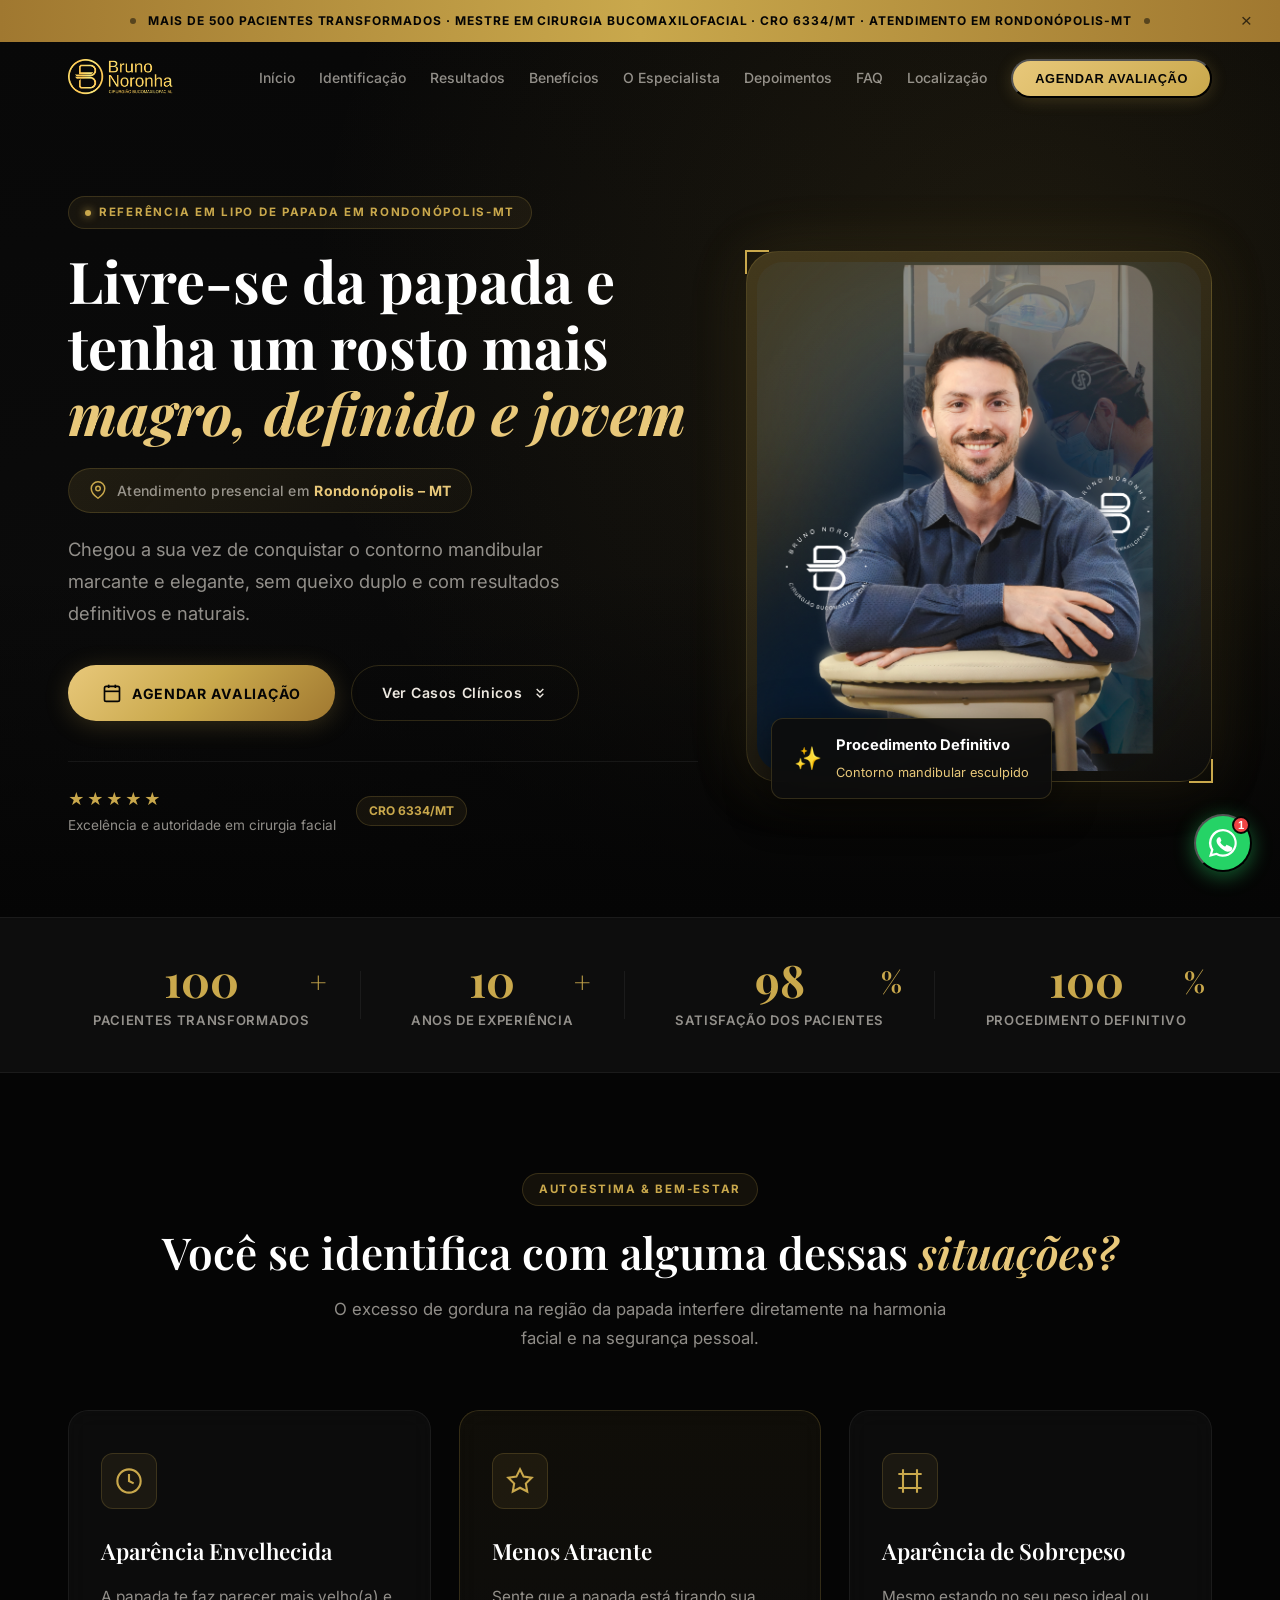
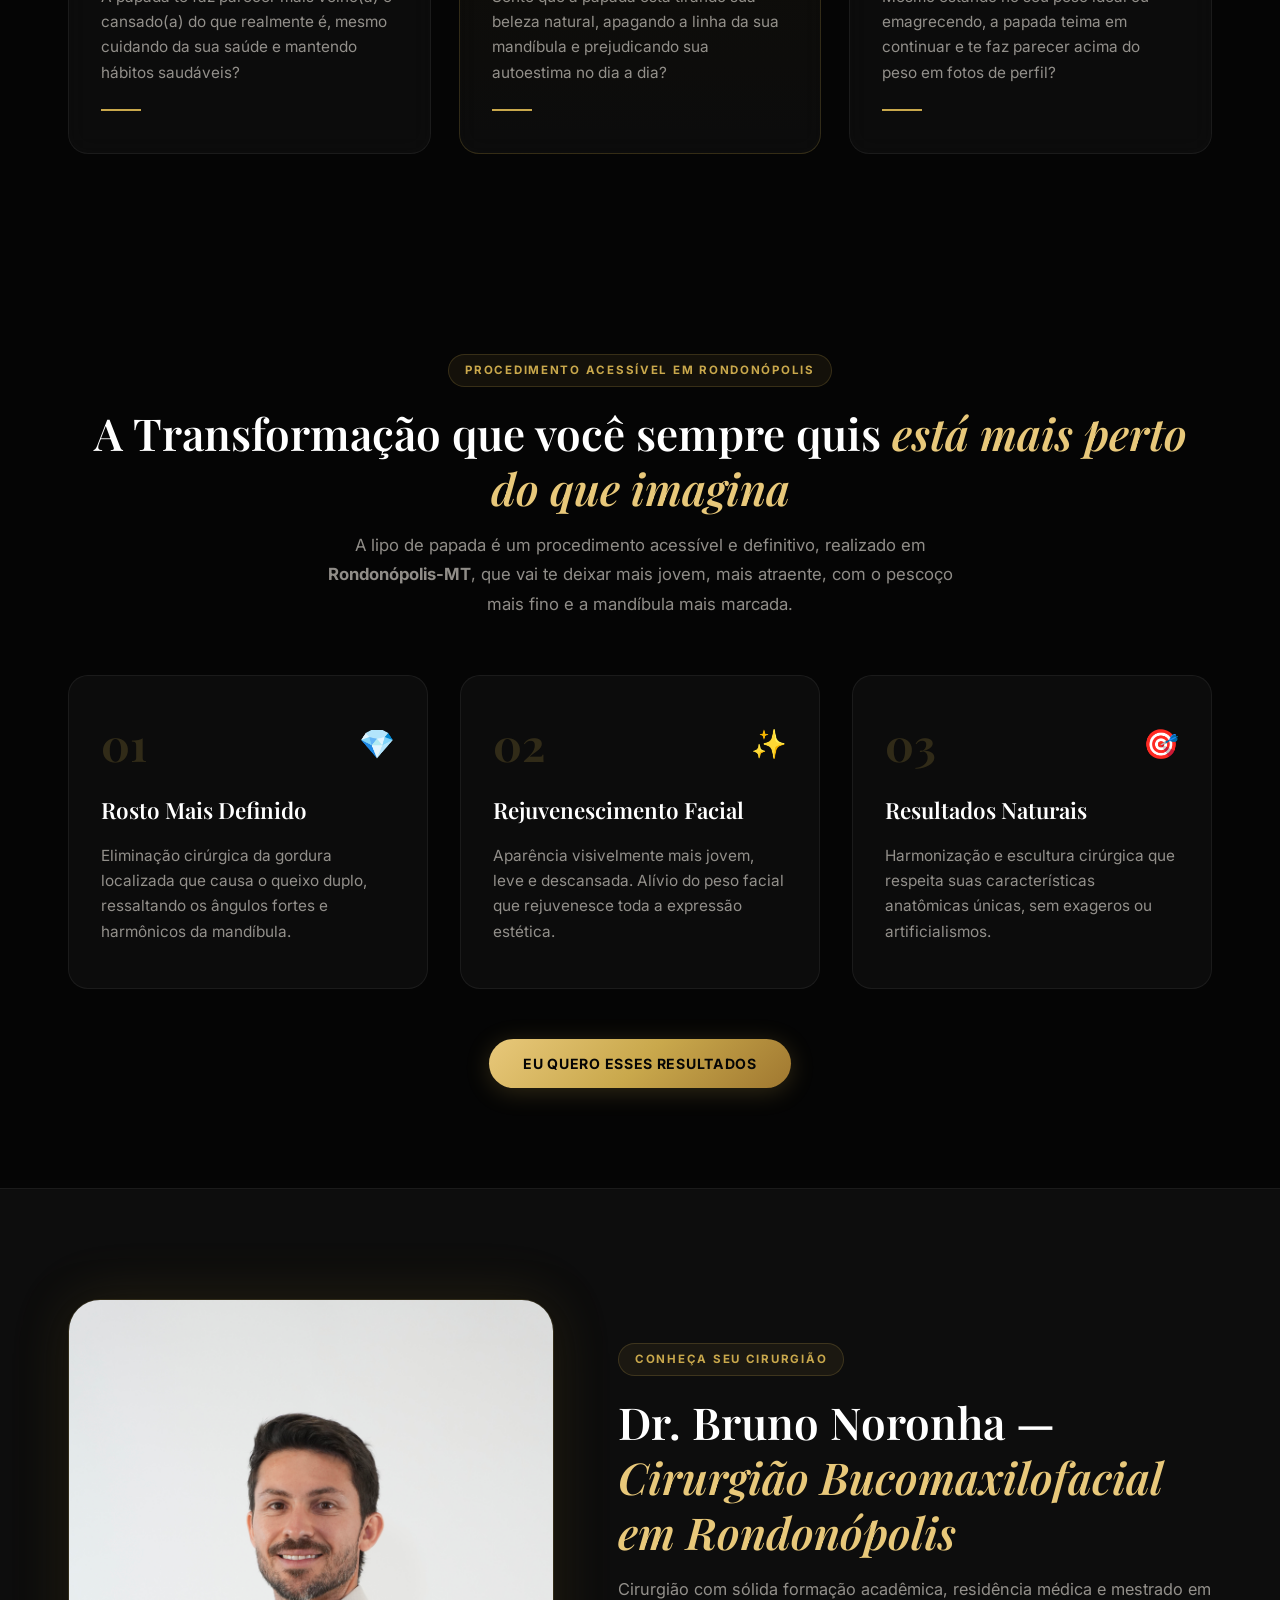
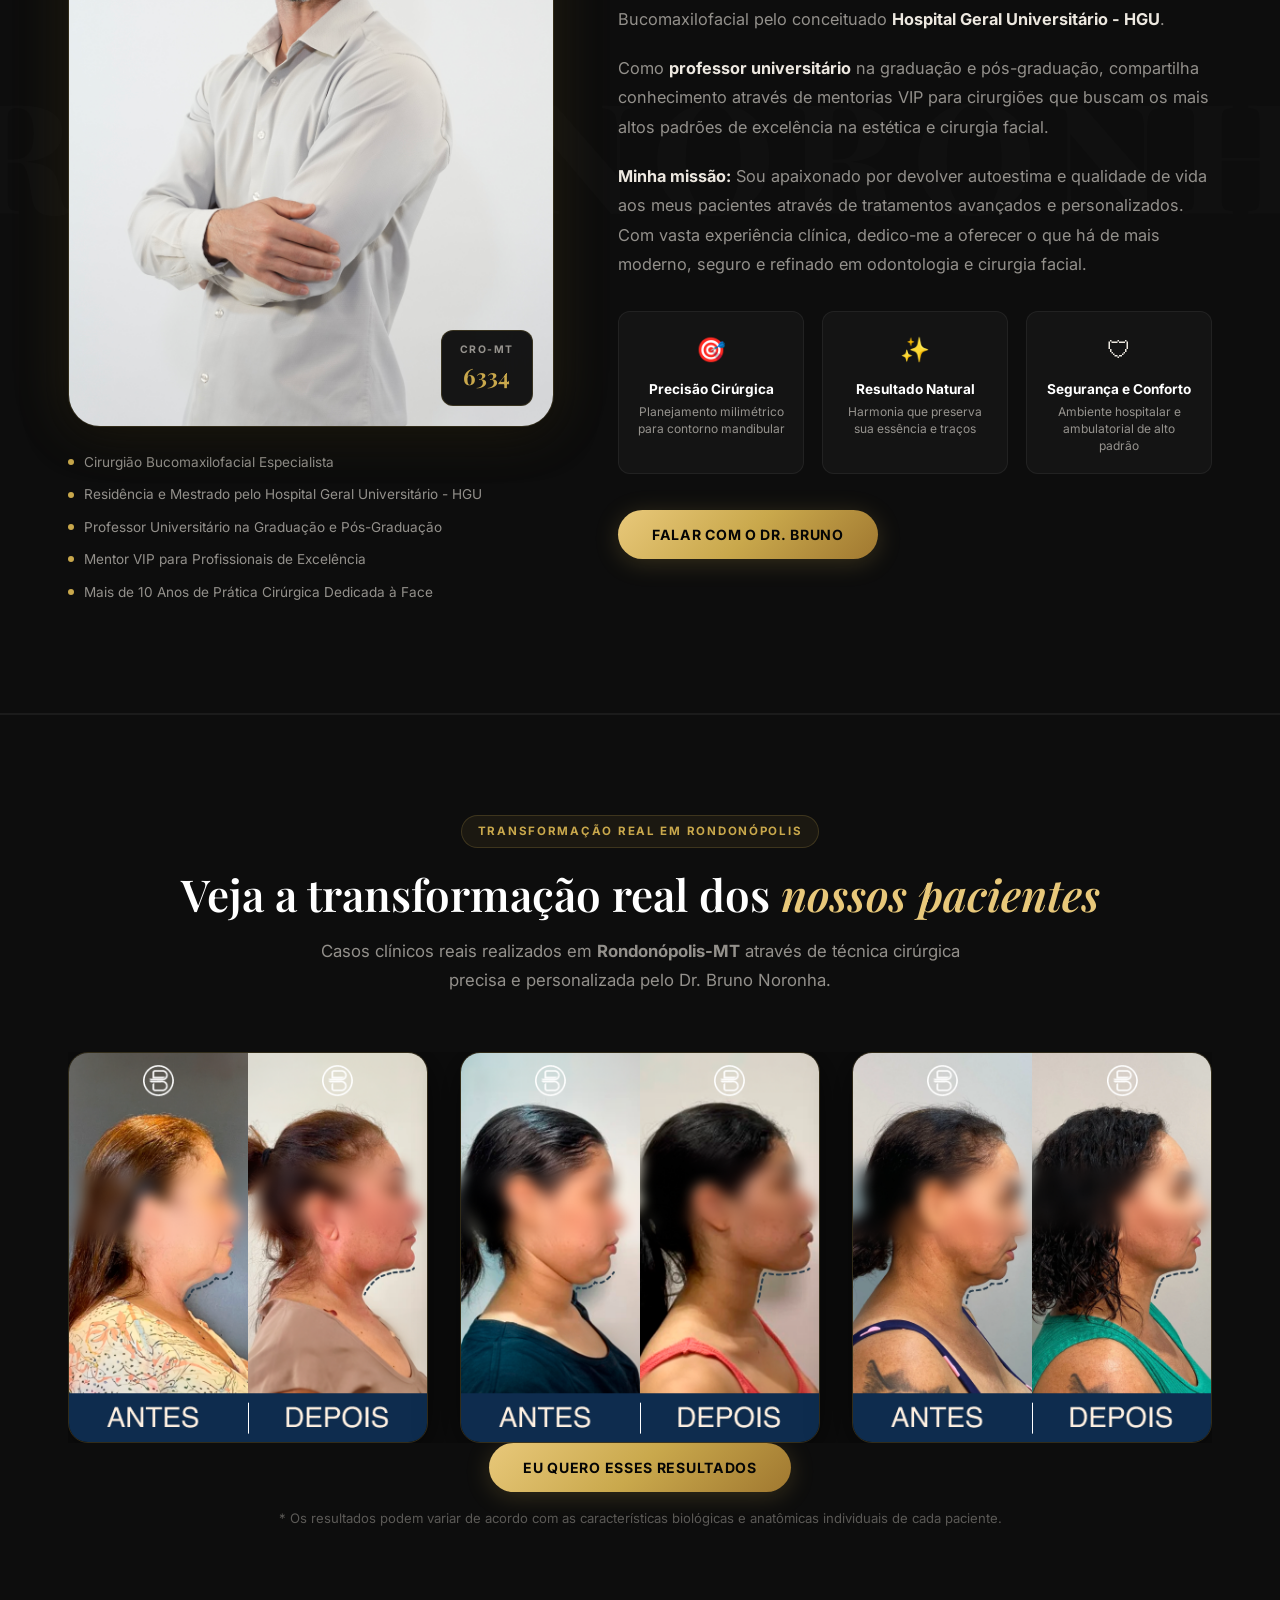
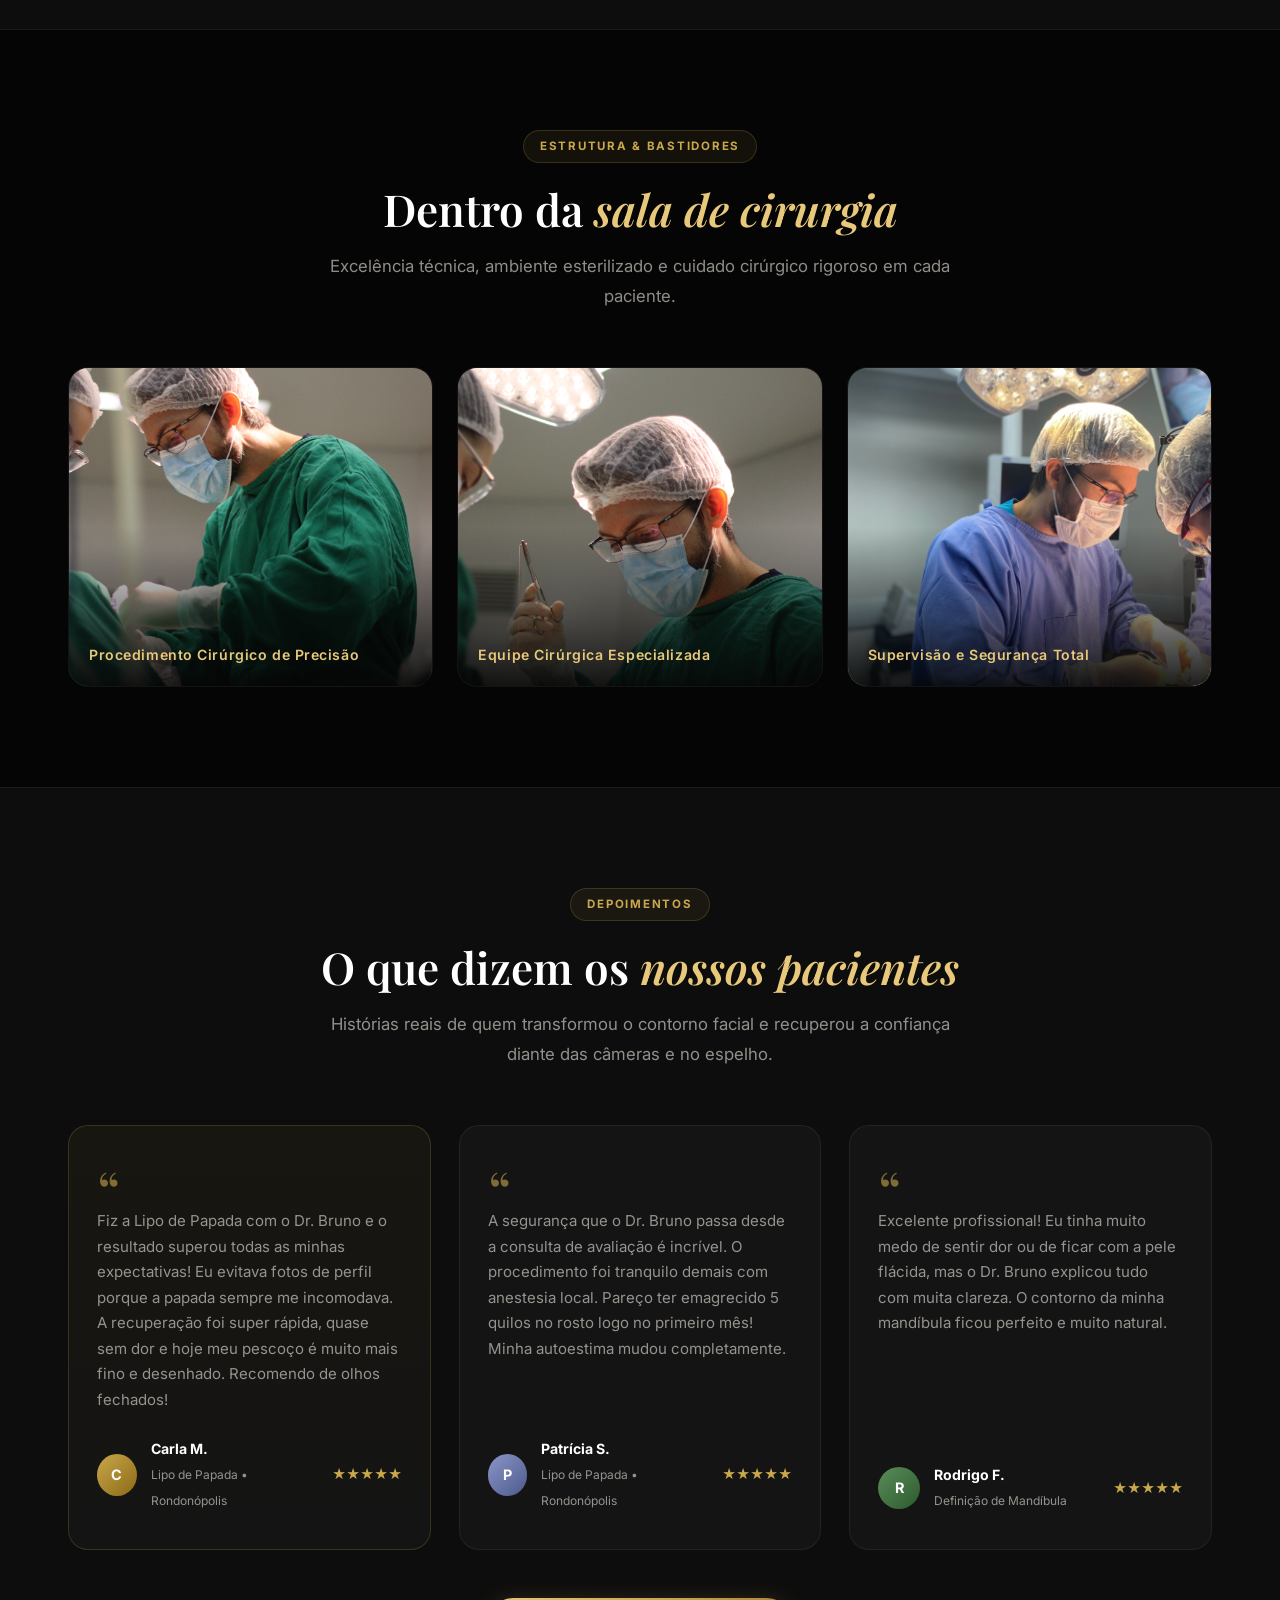
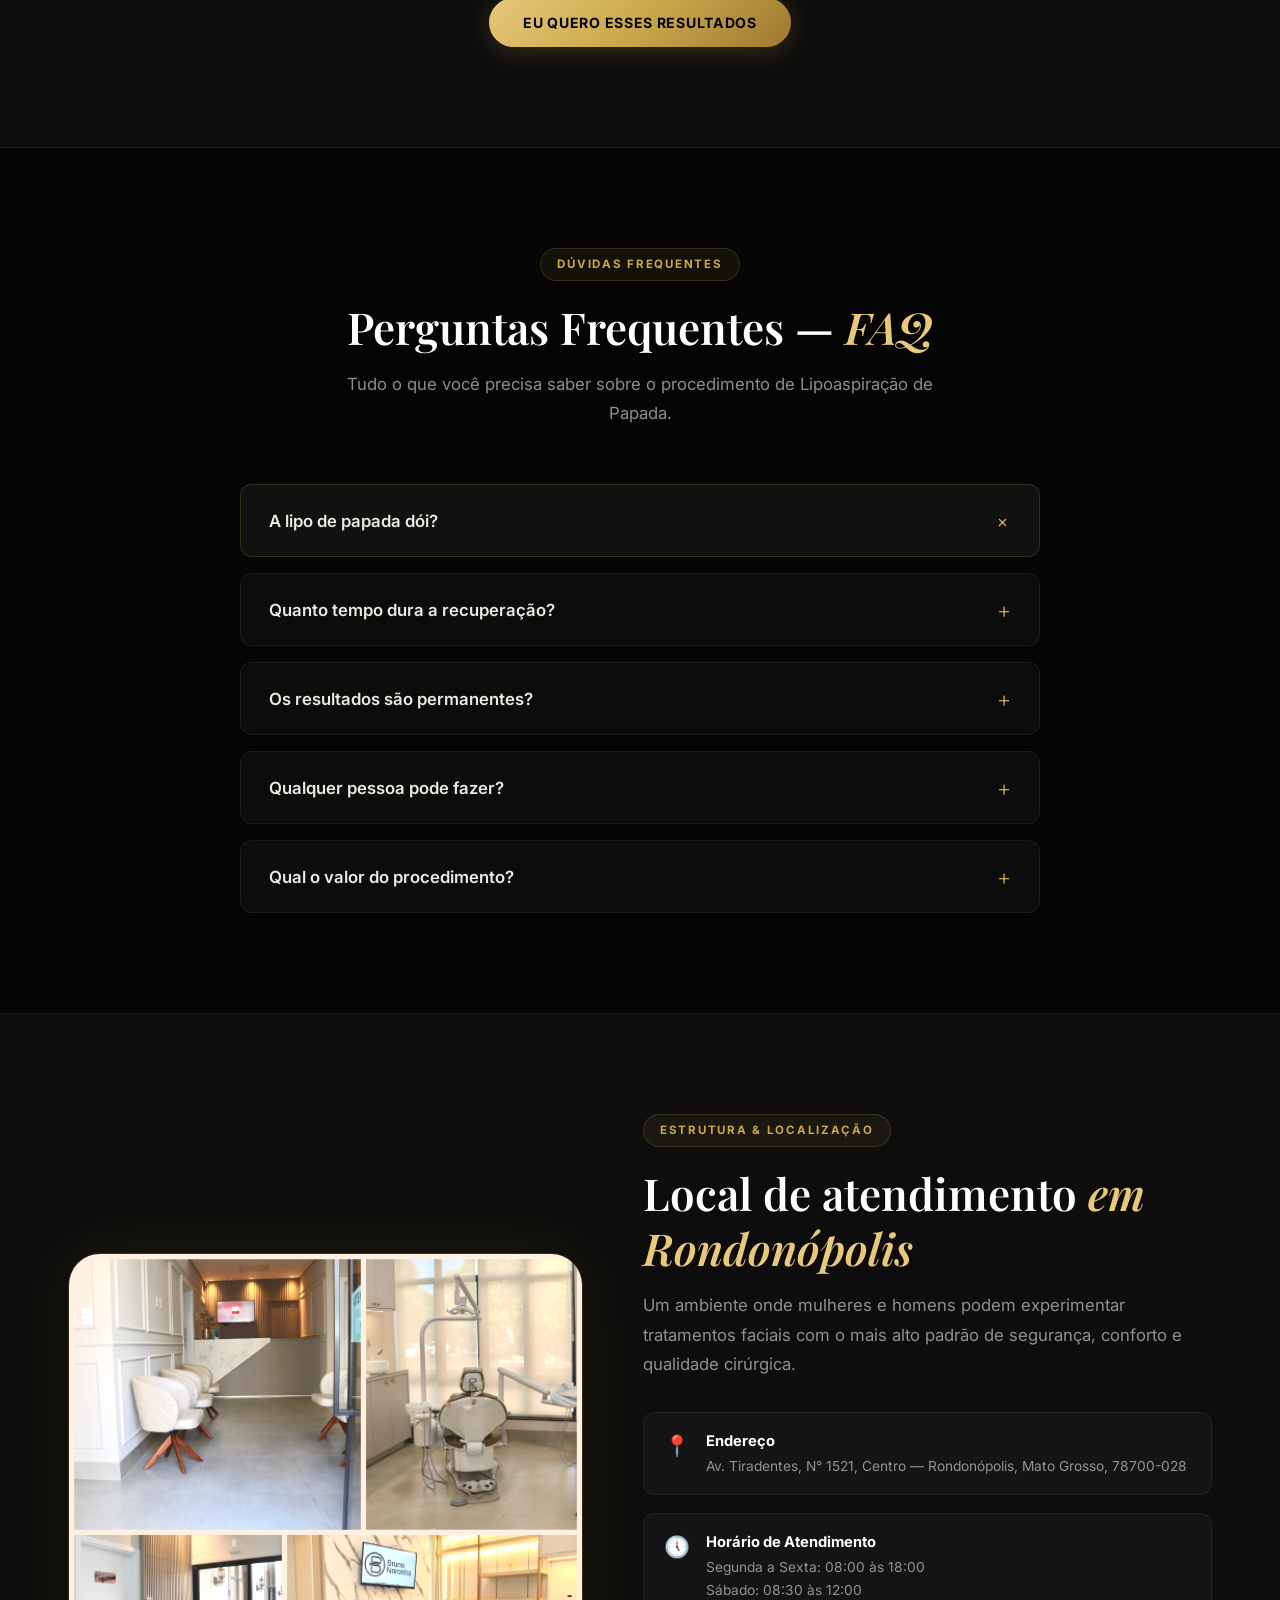
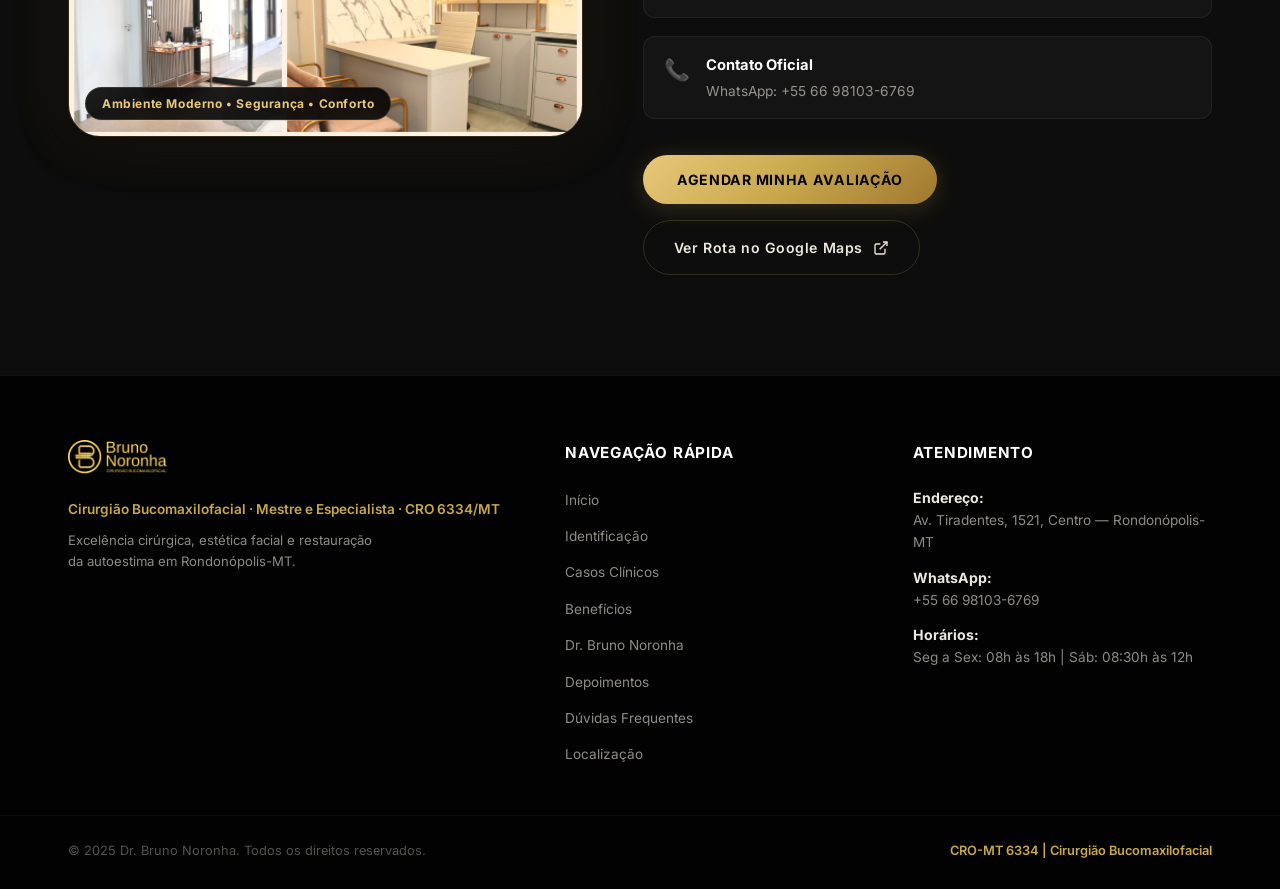
<file: index.html>
<!DOCTYPE html>
<html lang="pt-BR">
<head>
  <meta charset="UTF-8">
  <meta name="viewport" content="width=device-width, initial-scale=1.0">
  <title>Lipo de Papada em Rondonópolis | Dr. Bruno Noronha - Cirurgião Bucomaxilofacial</title>
  <meta name="description" content="Livre-se da papada e tenha um rosto mais magro, definido e jovem. Mais de 100 pacientes transformados com o Dr. Bruno Noronha em Rondonópolis - MT.">
  
  <!-- Open Graph -->
  <meta property="og:type" content="website">
  <meta property="og:title" content="Lipo de Papada em Rondonópolis | Dr. Bruno Noronha">
  <meta property="og:description" content="Livre-se da papada e conquiste o contorno mandibular dos sonhos com Dr. Bruno Noronha.">
  <meta property="og:image" content="images/primeiradobraof.png">

  <!-- Google Fonts -->
  <link rel="preconnect" href="https://fonts.googleapis.com">
  <link rel="preconnect" href="https://fonts.gstatic.com" crossorigin>
  <link href="https://fonts.googleapis.com/css2?family=Playfair+Display:ital,wght@0,400;0,500;0,600;0,700;1,400;1,500&family=Inter:wght@300;400;500;600;700;800&display=swap" rel="stylesheet">
  
  <link rel="stylesheet" href="style.css">

  <!-- Google Tag Manager -->
  <script>(function(w,d,s,l,i){w[l]=w[l]||[];w[l].push({'gtm.start':
  new Date().getTime(),event:'gtm.js'});var f=d.getElementsByTagName(s)[0],
  j=d.createElement(s),dl=l!='dataLayer'?'&l='+l:'';j.async=true;j.src=
  'https://www.googletagmanager.com/gtm.js?id='+i+dl;f.parentNode.insertBefore(j,f);
  })(window,document,'script','dataLayer','GTM-W9CQPWZJ');</script>
  <!-- End Google Tag Manager -->
</head>
<body>
  <!-- Google Tag Manager (noscript) -->
  <noscript><iframe src="https://www.googletagmanager.com/ns.html?id=GTM-W9CQPWZJ"
  height="0" width="0" style="display:none;visibility:hidden"></iframe></noscript>
  <!-- End Google Tag Manager (noscript) -->

  <!-- Top Announcement Bar -->
  <div id="announce-bar" class="announce-bar">
    <div class="announce-inner">
      <span class="announce-dot"></span>
      <span>Mais de 500 pacientes transformados &middot; Mestre em Cirurgia Bucomaxilofacial &middot; CRO 6334/MT &middot; Atendimento em Rondonópolis-MT</span>
      <span class="announce-dot"></span>
    </div>
    <button id="announce-close" class="announce-close" aria-label="Fechar">&times;</button>
  </div>

  <!-- Header Navigation -->
  <header id="header" class="header">
    <div class="header-inner">
      <a href="#inicio" class="logo">
        <img src="images/logobruno.png" alt="Dr. Bruno Noronha" class="logo-img">
      </a>
      <nav id="nav-links" class="nav-links" role="navigation" aria-label="Menu principal">
        <a href="#inicio" class="nav-link">Início</a>
        <a href="#situacoes" class="nav-link">Identificação</a>
        <a href="#resultados" class="nav-link">Resultados</a>
        <a href="#beneficios" class="nav-link">Benefícios</a>
        <a href="#sobre" class="nav-link">O Especialista</a>
        <a href="#depoimentos" class="nav-link">Depoimentos</a>
        <a href="#faq" class="nav-link">FAQ</a>
        <a href="#localizacao" class="nav-link">Localização</a>
        <button type="button" class="nav-cta open-lead-modal" id="nav-modal-btn">
          Agendar Avaliação
        </button>
      </nav>
      <button id="hamburger" class="hamburger" aria-label="Abrir menu" aria-expanded="false">
        <span></span><span></span><span></span>
      </button>
    </div>
  </header>

  <!-- HERO SECTION -->
  <section id="inicio" class="hero-section">
    <div class="hero-bg-overlay"></div>
    <div class="container hero-container">
      <div class="hero-content">
        <div class="section-eyebrow">
          <span class="eyebrow-dot"></span>
          <span>Referência em Lipo de Papada em Rondonópolis-MT</span>
        </div>
        
        <h1 class="hero-title">
          Livre-se da papada e tenha um rosto mais <em>magro, definido e jovem</em>
        </h1>
        <div class="hero-location-badge">
          <svg viewBox="0 0 24 24" width="18" height="18" fill="none" stroke="currentColor" stroke-width="2"><path d="M21 10c0 7-9 13-9 13s-9-6-9-13a9 9 0 0 1 18 0z"></path><circle cx="12" cy="10" r="3"></circle></svg>
          <span>Atendimento presencial em <strong>Rondonópolis – MT</strong></span>
        </div>
        
        <p class="hero-text">
          Chegou a sua vez de conquistar o contorno mandibular marcante e elegante, sem queixo duplo e com resultados definitivos e naturais.
        </p>

        <div class="hero-actions">
          <button type="button" class="btn-primary open-lead-modal" id="cta-hero">
            <svg viewBox="0 0 24 24" width="20" height="20" fill="none" stroke="currentColor" stroke-width="2"><path d="M19 4H5a2 2 0 0 0-2 2v14a2 2 0 0 0 2 2h14a2 2 0 0 0 2-2V6a2 2 0 0 0-2-2z"></path><line x1="16" y1="2" x2="16" y2="6"></line><line x1="8" y1="2" x2="8" y2="6"></line><line x1="3" y1="10" x2="21" y2="10"></line></svg>
            <span>AGENDAR AVALIAÇÃO</span>
          </button>
          <a href="#resultados" class="btn-ghost">
            <span>Ver Casos Clínicos</span>
            <svg viewBox="0 0 24 24" width="16" height="16" fill="none" stroke="currentColor" stroke-width="2"><path d="M7 13l5 5 5-5M7 6l5 5 5-5"/></svg>
          </a>
        </div>

        <div class="hero-proof-strip">
          <div class="hero-rating">
            <span class="stars">&#9733;&#9733;&#9733;&#9733;&#9733;</span>
            <span class="rating-text">Excelência e autoridade em cirurgia facial</span>
          </div>
          <div class="hero-cro-tag">CRO 6334/MT</div>
        </div>
      </div>

      <div class="hero-media">
        <div class="hero-image-wrapper">
          <div class="hero-corner tl"></div>
          <div class="hero-corner br"></div>
          <img src="images/primeiradobraof.png" alt="Lipo de Papada - Dr. Bruno Noronha" class="hero-img">
          <div class="hero-float-badge">
            <div class="badge-icon">&#10024;</div>
            <div class="badge-text">
              <strong>Procedimento Definitivo</strong>
              <span>Contorno mandibular esculpido</span>
            </div>
          </div>
        </div>
      </div>
    </div>
  </section>

  <!-- TRUST BAR / NÚMEROS -->
  <section class="trust-bar">
    <div class="container">
      <div class="trust-items">
        <div class="trust-item">
          <div class="trust-number" data-target="100">0</div>
          <div class="trust-suffix">+</div>
          <div class="trust-label">Pacientes Transformados</div>
        </div>
        <div class="trust-divider"></div>
        <div class="trust-item">
          <div class="trust-number" data-target="10">0</div>
          <div class="trust-suffix">+</div>
          <div class="trust-label">Anos de Experiência</div>
        </div>
        <div class="trust-divider"></div>
        <div class="trust-item">
          <div class="trust-number" data-target="98">0</div>
          <div class="trust-suffix">%</div>
          <div class="trust-label">Satisfação dos Pacientes</div>
        </div>
        <div class="trust-divider"></div>
        <div class="trust-item">
          <div class="trust-number" data-target="100">0</div>
          <div class="trust-suffix">%</div>
          <div class="trust-label">Procedimento Definitivo</div>
        </div>
      </div>
    </div>
  </section>

  <!-- SITUAÇÕES / IDENTIFICAÇÃO -->
  <section id="situacoes" class="situations-section">
    <div class="container">
      <div class="section-header">
        <div class="section-eyebrow">Autoestima & Bem-Estar</div>
        <h2 class="section-title">Você se identifica com alguma dessas <em>situações?</em></h2>
        <p class="section-sub">O excesso de gordura na região da papada interfere diretamente na harmonia facial e na segurança pessoal.</p>
      </div>

      <div class="situations-grid">
        <!-- Card 1 -->
        <div class="situation-card fade-in">
          <div class="situation-icon-wrap">
            <svg viewBox="0 0 24 24" width="28" height="28" fill="none" stroke="currentColor" stroke-width="1.8"><circle cx="12" cy="12" r="10"></circle><polyline points="12 6 12 12 16 14"></polyline></svg>
          </div>
          <h3 class="situation-title">Aparência Envelhecida</h3>
          <p class="situation-desc">
            A papada te faz parecer mais velho(a) e cansado(a) do que realmente é, mesmo cuidando da sua saúde e mantendo hábitos saudáveis?
          </p>
          <div class="card-gold-line"></div>
        </div>

        <!-- Card 2 (Featured) -->
        <div class="situation-card situation-featured fade-in">
          <div class="situation-icon-wrap">
            <svg viewBox="0 0 24 24" width="28" height="28" fill="none" stroke="currentColor" stroke-width="1.8"><polygon points="12 2 15.09 8.26 22 9.27 17 14.14 18.18 21.02 12 17.77 5.82 21.02 7 14.14 2 9.27 8.91 8.26 12 2"></polygon></svg>
          </div>
          <h3 class="situation-title">Menos Atraente</h3>
          <p class="situation-desc">
            Sente que a papada está tirando sua beleza natural, apagando a linha da sua mandíbula e prejudicando sua autoestima no dia a dia?
          </p>
          <div class="card-gold-line"></div>
        </div>

        <!-- Card 3 -->
        <div class="situation-card fade-in">
          <div class="situation-icon-wrap">
            <svg viewBox="0 0 24 24" width="28" height="28" fill="none" stroke="currentColor" stroke-width="1.8"><path d="M6 2v20M18 2v20M2 18h20M2 6h20"></path></svg>
          </div>
          <h3 class="situation-title">Aparência de Sobrepeso</h3>
          <p class="situation-desc">
            Mesmo estando no seu peso ideal ou emagrecendo, a papada teima em continuar e te faz parecer acima do peso em fotos de perfil?
          </p>
          <div class="card-gold-line"></div>
        </div>
      </div>
    </div>
  </section>

  <!-- BENEFÍCIOS / PILARES DA TRANSFORMAÇÃO -->
  <section id="beneficios" class="benefits-section">
    <div class="container">
      <div class="section-header">
        <div class="section-eyebrow">Procedimento Acessível em Rondonópolis</div>
        <h2 class="section-title">A Transformação que você sempre quis <em>está mais perto do que imagina</em></h2>
        <p class="section-sub">A lipo de papada é um procedimento acessível e definitivo, realizado em <strong>Rondonópolis-MT</strong>, que vai te deixar mais jovem, mais atraente, com o pescoço mais fino e a mandíbula mais marcada.</p>
      </div>

      <div class="benefits-grid">
        <!-- Pillar 1 -->
        <div class="benefit-card fade-in">
          <div class="benefit-header">
            <span class="benefit-number">01</span>
            <div class="benefit-icon">&#128142;</div>
          </div>
          <h3 class="benefit-title">Rosto Mais Definido</h3>
          <p class="benefit-desc">
            Eliminação cirúrgica da gordura localizada que causa o queixo duplo, ressaltando os ângulos fortes e harmônicos da mandíbula.
          </p>
        </div>

        <!-- Pillar 2 -->
        <div class="benefit-card fade-in">
          <div class="benefit-header">
            <span class="benefit-number">02</span>
            <div class="benefit-icon">&#10024;</div>
          </div>
          <h3 class="benefit-title">Rejuvenescimento Facial</h3>
          <p class="benefit-desc">
            Aparência visivelmente mais jovem, leve e descansada. Alívio do peso facial que rejuvenesce toda a expressão estética.
          </p>
        </div>

        <!-- Pillar 3 -->
        <div class="benefit-card fade-in">
          <div class="benefit-header">
            <span class="benefit-number">03</span>
            <div class="benefit-icon">&#127919;</div>
          </div>
          <h3 class="benefit-title">Resultados Naturais</h3>
          <p class="benefit-desc">
            Harmonização e escultura cirúrgica que respeita suas características anatômicas únicas, sem exageros ou artificialismos.
          </p>
        </div>
      </div>

      <div class="text-center" style="margin-top: 50px;">
        <button type="button" class="btn-primary open-lead-modal" id="cta-benefits">
          <span>EU QUERO ESSES RESULTADOS</span>
        </button>
      </div>
    </div>
  </section>

  <!-- O ESPECIALISTA / DR. BRUNO NORONHA -->
  <section id="sobre" class="about-section">
    <div class="about-bg-text">BRUNO NORONHA</div>
    <div class="container">
      <div class="about-grid">
        <div class="about-photo-col">
          <div class="about-photo-wrap">
            <div class="about-corner tl"></div>
            <div class="about-corner br"></div>
            <img src="images/dr-bruno-profile.jpg" alt="Dr. Bruno Noronha - Cirurgião Bucomaxilofacial" class="about-photo">
            <div class="about-photo-badge">
              <span class="badge-year">CRO-MT</span>
              <span class="badge-num">6334</span>
            </div>
          </div>
          <div class="credentials-list">
            <div class="credential-item"><span class="cred-dot"></span><span class="cred-text">Cirurgião Bucomaxilofacial Especialista</span></div>
            <div class="credential-item"><span class="cred-dot"></span><span class="cred-text">Residência e Mestrado pelo Hospital Geral Universitário - HGU</span></div>
            <div class="credential-item"><span class="cred-dot"></span><span class="cred-text">Professor Universitário na Graduação e Pós-Graduação</span></div>
            <div class="credential-item"><span class="cred-dot"></span><span class="cred-text">Mentor VIP para Profissionais de Excelência</span></div>
            <div class="credential-item"><span class="cred-dot"></span><span class="cred-text">Mais de 10 Anos de Prática Cirúrgica Dedicada à Face</span></div>
          </div>
        </div>

        <div class="about-content-col">
          <div class="section-eyebrow">Conheça Seu Cirurgião</div>
          <h2 class="section-title">Dr. Bruno Noronha &mdash; <em>Cirurgião Bucomaxilofacial em Rondonópolis</em></h2>
          <p class="about-bio">Cirurgião com sólida formação acadêmica, residência médica e mestrado em Bucomaxilofacial pelo conceituado <strong>Hospital Geral Universitário - HGU</strong>.</p>
          <p class="about-bio">Como <strong>professor universitário</strong> na graduação e pós-graduação, compartilha conhecimento através de mentorias VIP para cirurgiões que buscam os mais altos padrões de excelência na estética e cirurgia facial.</p>
          <p class="about-bio"><strong>Minha missão:</strong> Sou apaixonado por devolver autoestima e qualidade de vida aos meus pacientes através de tratamentos avançados e personalizados. Com vasta experiência clínica, dedico-me a oferecer o que há de mais moderno, seguro e refinado em odontologia e cirurgia facial.</p>

          <div class="about-values">
            <div class="value-item">
              <div class="value-icon">&#127919;</div>
              <div class="value-content"><strong>Precisão Cirúrgica</strong><span>Planejamento milimétrico para contorno mandibular</span></div>
            </div>
            <div class="value-item">
              <div class="value-icon">&#10024;</div>
              <div class="value-content"><strong>Resultado Natural</strong><span>Harmonia que preserva sua essência e traços</span></div>
            </div>
            <div class="value-item">
              <div class="value-icon">&#128737;</div>
              <div class="value-content"><strong>Segurança e Conforto</strong><span>Ambiente hospitalar e ambulatorial de alto padrão</span></div>
            </div>
          </div>

          <div style="margin-top: 36px;">
            <button type="button" class="btn-primary open-lead-modal" id="about-cta">
              <span>FALAR COM O DR. BRUNO</span>
            </button>
          </div>
        </div>
      </div>
    </div>
  </section>

  <!-- RESULTADOS / ANTES E DEPOIS -->
  <section id="resultados" class="results-gallery-section">
  <div class="container">
    <div class="section-header">
      <div class="section-eyebrow">Transformação Real em Rondonópolis</div>
      <h2 class="section-title">Veja a transformação real dos <em>nossos pacientes</em></h2>
      <p class="section-sub">Casos clínicos reais realizados em <strong>Rondonópolis-MT</strong> através de técnica cirúrgica precisa e personalizada pelo Dr. Bruno Noronha.</p>
    </div>

    <!-- Mobile Carousel for Cases -->
    <div class="case-carousel-wrapper">
      <button class="carousel-prev" aria-label="Anterior">&#9664;</button>
      <div class="case-carousel">
        <div class="carousel-slide">
          <img src="images/Group 4.png" alt="Antes e Depois - Caso 1: Definição Mandibular" class="carousel-img">
        </div>
        <div class="carousel-slide">
          <img src="images/Group 47.png" alt="Antes e Depois - Caso 2: Emagrecimento Facial" class="carousel-img">
        </div>
        <div class="carousel-slide">
          <img src="images/Group 6.png" alt="Antes e Depois - Caso 3: Pescoço Fino" class="carousel-img">
        </div>
      </div>
      <button class="carousel-next" aria-label="Próximo">&#9654;</button>
      <div class="carousel-dots">
        <button class="carousel-dot active" data-slide="0" aria-label="Slide 1"></button>
        <button class="carousel-dot" data-slide="1" aria-label="Slide 2"></button>
        <button class="carousel-dot" data-slide="2" aria-label="Slide 3"></button>
      </div>
    </div>

    <div class="results-cta-wrapper text-center">
      <button type="button" class="btn-primary open-lead-modal" id="cta-results">
        <span>EU QUERO ESSES RESULTADOS</span>
      </button>
      <p class="results-disclaimer">* Os resultados podem variar de acordo com as características biológicas e anatômicas individuais de cada paciente.</p>
    </div>
  </div>
</section>

  <!-- BASTIDORES / SALA DE CIRURGIA -->
  <section class="gallery-section">
    <div class="container">
      <div class="section-header">
        <div class="section-eyebrow">Estrutura & Bastidores</div>
        <h2 class="section-title">Dentro da <em>sala de cirurgia</em></h2>
        <p class="section-sub">Excelência técnica, ambiente esterilizado e cuidado cirúrgico rigoroso em cada paciente.</p>
      </div>
      <div class="gallery-bento">
        <div class="bento-item">
          <img src="images/IMG_2606.JPG" alt="Dr. Bruno Noronha realizando procedimento cirúrgico facial" loading="lazy">
          <div class="bento-overlay"><span>Procedimento Cirúrgico de Precisão</span></div>
        </div>
        <div class="bento-item">
          <img src="images/IMG_2608.JPG" alt="Equipe cirúrgica Dr. Bruno Noronha" loading="lazy">
          <div class="bento-overlay"><span>Equipe Cirúrgica Especializada</span></div>
        </div>
        <div class="bento-item">
          <img src="images/IMG_2609.JPG" alt="Supervisão e monitoramento cirúrgico" loading="lazy">
          <div class="bento-overlay"><span>Supervisão e Segurança Total</span></div>
        </div>
      </div>
    </div>
  </section>

  <!-- DEPOIMENTOS / HISTÓRIAS REAIS -->
  <section id="depoimentos" class="testimonials-section">
    <div class="container">
      <div class="section-header">
        <div class="section-eyebrow">Depoimentos</div>
        <h2 class="section-title">O que dizem os <em>nossos pacientes</em></h2>
        <p class="section-sub">Histórias reais de quem transformou o contorno facial e recuperou a confiança diante das câmeras e no espelho.</p>
      </div>

      <div class="testimonials-grid">
        <!-- Testimonial 1 -->
        <div class="testimonial-card testimonial-featured fade-in">
          <div class="testimonial-quote">&ldquo;</div>
          <p class="testimonial-text">
            Fiz a Lipo de Papada com o Dr. Bruno e o resultado superou todas as minhas expectativas! Eu evitava fotos de perfil porque a papada sempre me incomodava. A recuperação foi super rápida, quase sem dor e hoje meu pescoço é muito mais fino e desenhado. Recomendo de olhos fechados!
          </p>
          <div class="testimonial-author">
            <div class="testimonial-avatar" style="background: linear-gradient(135deg, #C9A84C, #8B6914);">C</div>
            <div class="testimonial-info">
              <strong>Carla M.</strong>
              <span>Lipo de Papada &bull; Rondonópolis</span>
            </div>
            <div class="testimonial-stars">&#9733;&#9733;&#9733;&#9733;&#9733;</div>
          </div>
        </div>

        <!-- Testimonial 2 -->
        <div class="testimonial-card fade-in">
          <div class="testimonial-quote">&ldquo;</div>
          <p class="testimonial-text">
            A segurança que o Dr. Bruno passa desde a consulta de avaliação é incrível. O procedimento foi tranquilo demais com anestesia local. Pareço ter emagrecido 5 quilos no rosto logo no primeiro mês! Minha autoestima mudou completamente.
          </p>
          <div class="testimonial-author">
            <div class="testimonial-avatar" style="background: linear-gradient(135deg, #8B95C9, #4C5B8B);">P</div>
            <div class="testimonial-info">
              <strong>Patrícia S.</strong>
              <span>Lipo de Papada &bull; Rondonópolis</span>
            </div>
            <div class="testimonial-stars">&#9733;&#9733;&#9733;&#9733;&#9733;</div>
          </div>
        </div>

        <!-- Testimonial 3 -->
        <div class="testimonial-card fade-in">
          <div class="testimonial-quote">&ldquo;</div>
          <p class="testimonial-text">
            Excelente profissional! Eu tinha muito medo de sentir dor ou de ficar com a pele flácida, mas o Dr. Bruno explicou tudo com muita clareza. O contorno da minha mandíbula ficou perfeito e muito natural.
          </p>
          <div class="testimonial-author">
            <div class="testimonial-avatar" style="background: linear-gradient(135deg, #5A8C5A, #2D5A2D);">R</div>
            <div class="testimonial-info">
              <strong>Rodrigo F.</strong>
              <span>Definição de Mandíbula</span>
            </div>
            <div class="testimonial-stars">&#9733;&#9733;&#9733;&#9733;&#9733;</div>
          </div>
        </div>
      </div>

      <div class="text-center" style="margin-top: 48px;">
        <button type="button" class="btn-primary open-lead-modal" id="cta-testimonials">
          <span>EU QUERO ESSES RESULTADOS</span>
        </button>
      </div>
    </div>
  </section>

  <!-- FAQ / PERGUNTAS FREQUENTES -->
  <section id="faq" class="faq-section">
    <div class="container">
      <div class="section-header">
        <div class="section-eyebrow">Dúvidas Frequentes</div>
        <h2 class="section-title">Perguntas Frequentes &mdash; <em>FAQ</em></h2>
        <p class="section-sub">Tudo o que você precisa saber sobre o procedimento de Lipoaspiração de Papada.</p>
      </div>

      <div class="faq-list">
        <!-- Q1 -->
        <div class="faq-item">
          <button class="faq-question" aria-expanded="false">
            <span>A lipo de papada dói?</span>
            <span class="faq-icon">+</span>
          </button>
          <div class="faq-answer">
            <p>Não. O procedimento é realizado com anestesia local de alta precisão, garantindo total conforto e ausência de dor durante a sua realização. No pós-operatório, qualquer eventual incômodo leve é 100% controlado com analgésicos comuns receitados pelo Dr. Bruno.</p>
          </div>
        </div>

        <!-- Q2 -->
        <div class="faq-item">
          <button class="faq-question" aria-expanded="false">
            <span>Quanto tempo dura a recuperação?</span>
            <span class="faq-icon">+</span>
          </button>
          <div class="faq-answer">
            <p>A recuperação é muito rápida e tranquila. A grande maioria dos pacientes retoma suas atividades normais de trabalho em cerca de 2 a 3 dias, utilizando a faixa compressiva facial conforme o protocolo médico para acelerar a cicatrização e acomodação dos tecidos.</p>
          </div>
        </div>

        <!-- Q3 -->
        <div class="faq-item">
          <button class="faq-question" aria-expanded="false">
            <span>Os resultados são permanentes?</span>
            <span class="faq-icon">+</span>
          </button>
          <div class="faq-answer">
            <p>Sim! As células adiposas removidas da região submentoniana são eliminadas de forma definitiva e não voltam a se multiplicar. Mantendo um estilo de vida saudável e peso corporal estável, o contorno facial alcançado é definitivo.</p>
          </div>
        </div>

        <!-- Q4 -->
        <div class="faq-item">
          <button class="faq-question" aria-expanded="false">
            <span>Qualquer pessoa pode fazer?</span>
            <span class="faq-icon">+</span>
          </button>
          <div class="faq-answer">
            <p>O procedimento é indicado para mulheres e homens que apresentam acúmulo de gordura abaixo do queixo (queixo duplo) e desejam um contorno mandibular mais harmônico e jovem. Na consulta de avaliação individual, o Dr. Bruno examina sua estrutura anatômica para confirmar a indicação ideal.</p>
          </div>
        </div>

        <!-- Q5 -->
        <div class="faq-item">
          <button class="faq-question" aria-expanded="false">
            <span>Qual o valor do procedimento?</span>
            <span class="faq-icon">+</span>
          </button>
          <div class="faq-answer">
            <p>Em conformidade com o Código de Ética do Conselho Federal de Odontologia (CFO), os valores de procedimentos cirúrgicos só podem ser informados após a consulta de avaliação individualizada, onde o Dr. Bruno avalia minuciosamente o seu caso. Oferecemos opções facilitadas de pagamento que serão apresentadas na sua consulta.</p>
          </div>
        </div>
      </div>
    </div>
  </section>

  <!-- LOCALIZAÇÃO / CLÍNICA EM RONDONÓPOLIS -->
  <section id="localizacao" class="location-section">
    <div class="container">
      <div class="location-grid">
        <div class="location-media">
          <div class="clinic-photo-wrap">
            <div class="clinic-corner tl"></div>
            <div class="clinic-corner br"></div>
            <img src="images/localdetrabalho.png" alt="Local de atendimento Dr. Bruno Noronha em Rondonópolis" class="clinic-main-img">
            <div class="clinic-badge">
              <span>Ambiente Moderno &bull; Segurança &bull; Conforto</span>
            </div>
          </div>
        </div>

        <div class="location-content">
          <div class="section-eyebrow">Estrutura & Localização</div>
          <h2 class="section-title">Local de atendimento <em>em Rondonópolis</em></h2>
          <p class="location-desc">Um ambiente onde mulheres e homens podem experimentar tratamentos faciais com o mais alto padrão de segurança, conforto e qualidade cirúrgica.</p>

          <div class="location-info-list">
            <div class="loc-item">
              <div class="loc-icon">&#128205;</div>
              <div class="loc-text">
                <strong>Endereço</strong>
                <p>Av. Tiradentes, N° 1521, Centro &mdash; Rondonópolis, Mato Grosso, 78700-028</p>
              </div>
            </div>

            <div class="loc-item">
              <div class="loc-icon">&#128340;</div>
              <div class="loc-text">
                <strong>Horário de Atendimento</strong>
                <p>Segunda a Sexta: 08:00 às 18:00<br>Sábado: 08:30 às 12:00</p>
              </div>
            </div>

            <div class="loc-item">
              <div class="loc-icon">&#128222;</div>
              <div class="loc-text">
                <strong>Contato Oficial</strong>
                <p>WhatsApp: +55 66 98103-6769</p>
              </div>
            </div>
          </div>

          <div class="location-actions">
            <button type="button" class="btn-primary open-lead-modal" id="cta-location">
              <span>AGENDAR MINHA AVALIAÇÃO</span>
            </button>
            <a href="https://www.google.com/maps/search/?api=1&query=Av.+Tiradentes,+1521,+Centro,+Rondon%C3%B3polis+-+MT" target="_blank" rel="noopener noreferrer" class="btn-ghost">
              <span>Ver Rota no Google Maps</span>
              <svg viewBox="0 0 24 24" width="16" height="16" fill="none" stroke="currentColor" stroke-width="2"><path d="M18 13v6a2 2 0 0 1-2 2H5a2 2 0 0 1-2-2V8a2 2 0 0 1 2-2h6"></path><polyline points="15 3 21 3 21 9"></polyline><line x1="10" y1="14" x2="21" y2="3"></line></svg>
            </a>
          </div>
        </div>
      </div>
    </div>
  </section>

  <!-- FOOTER -->
  <footer class="footer">
    <div class="container footer-grid">
      <div class="footer-col footer-brand-col">
        <img src="images/logobruno.png" alt="Dr. Bruno Noronha" class="footer-logo">
        <p class="footer-tagline">Cirurgião Bucomaxilofacial &middot; Mestre e Especialista &middot; CRO 6334/MT</p>
        <p class="footer-desc">Excelência cirúrgica, estética facial e restauração da autoestima em Rondonópolis-MT.</p>
      </div>

      <div class="footer-col">
        <h4 class="footer-heading">Navegação Rápida</h4>
        <ul class="footer-nav">
          <li><a href="#inicio">Início</a></li>
          <li><a href="#situacoes">Identificação</a></li>
          <li><a href="#resultados">Casos Clínicos</a></li>
          <li><a href="#beneficios">Benefícios</a></li>
          <li><a href="#sobre">Dr. Bruno Noronha</a></li>
          <li><a href="#depoimentos">Depoimentos</a></li>
          <li><a href="#faq">Dúvidas Frequentes</a></li>
          <li><a href="#localizacao">Localização</a></li>
        </ul>
      </div>

      <div class="footer-col">
        <h4 class="footer-heading">Atendimento</h4>
        <div class="footer-contact-item">
          <strong>Endereço:</strong>
          <span>Av. Tiradentes, 1521, Centro &mdash; Rondonópolis-MT</span>
        </div>
        <div class="footer-contact-item">
          <strong>WhatsApp:</strong>
          <span>+55 66 98103-6769</span>
        </div>
        <div class="footer-contact-item">
          <strong>Horários:</strong>
          <span>Seg a Sex: 08h às 18h | Sáb: 08:30h às 12h</span>
        </div>
      </div>
    </div>

    <div class="footer-bottom">
      <div class="container footer-bottom-inner">
        <p>&copy; 2025 Dr. Bruno Noronha. Todos os direitos reservados.</p>
        <div class="footer-cro">CRO-MT 6334 | Cirurgião Bucomaxilofacial</div>
      </div>
    </div>
  </footer>

  <!-- MOBILE STICKY CTA BAR -->
  <div id="mobile-sticky-bar" class="mobile-sticky-bar">
    <button type="button" class="btn-primary btn-mobile open-lead-modal">
      <svg viewBox="0 0 24 24" width="18" height="18" fill="none" stroke="currentColor" stroke-width="2"><path d="M19 4H5a2 2 0 0 0-2 2v14a2 2 0 0 0 2 2h14a2 2 0 0 0 2-2V6a2 2 0 0 0-2-2z"></path><line x1="16" y1="2" x2="16" y2="6"></line><line x1="8" y1="2" x2="8" y2="6"></line><line x1="3" y1="10" x2="21" y2="10"></line></svg>
      <span>AGENDAR AVALIAÇÃO</span>
    </button>
  </div>

  <!-- FLOATING WHATSAPP BUTTON -->
  <button type="button" class="whatsapp-btn open-lead-modal" id="whatsapp-btn" aria-label="Solicitar avaliação com Dr. Bruno Noronha">
    <span class="whatsapp-badge-pulse">1</span>
    <svg viewBox="0 0 32 32" class="whatsapp-svg" fill="currentColor">
      <path d="M16 2a13.9 13.9 0 0 0-12 21L2 30l7.2-1.9A13.9 13.9 0 1 0 16 2zm0 25.5a11.5 11.5 0 0 1-5.9-1.6l-.4-.2-4.4 1.1 1.2-4.2-.3-.5A11.6 11.6 0 1 1 16 27.5zm6.4-8.6c-.3-.2-2-.9-2.3-1-.3-.2-.5-.2-.7.2-.2.3-.8 1-.9 1.2-.2.2-.4.2-.7.1a8.9 8.9 0 0 1-2.6-1.6 9.8 9.8 0 0 1-1.8-2.2c-.2-.3 0-.5.1-.7l.5-.6.3-.5a.6.6 0 0 0 0-.6l-1-2.4c-.3-.7-.6-.6-.8-.6h-.7a1.4 1.4 0 0 0-1 .5 4.3 4.3 0 0 0-1.3 3.2 7.5 7.5 0 0 0 1.6 4 17.2 17.2 0 0 0 6.6 5.8c.8.3 1.4.5 1.9.7 1 .3 1.9.3 2.6.2.8-.1 2.4-1 2.7-1.9.4-.9.4-1.7.3-1.9-.1-.2-.3-.3-.7-.5z"/>
    </svg>
    <div class="whatsapp-tooltip">Agende sua avaliação com o Dr. Bruno</div>
  </button>

  <!-- POP-UP MODAL FORM -->
  <div id="lead-modal" class="modal-backdrop" aria-hidden="true" role="dialog" aria-labelledby="modal-title">
    <div class="modal-container">
      <button type="button" class="modal-close" id="modal-close" aria-label="Fechar modal">&times;</button>
      
      <div class="modal-header">
        <div class="modal-badge">
          <span class="badge-dot"></span>
          <span>Avaliação Personalizada</span>
        </div>
        <h3 id="modal-title" class="modal-title">Agende sua Consulta com o <em>Dr. Bruno Noronha</em></h3>
        <p class="modal-subtitle">Preencha os campos abaixo para que nossa equipe entre em contato e encontre o melhor horário para você.</p>
      </div>

      <form id="lead-form" class="modal-form">
        <!-- Nome -->
        <div class="form-group">
          <label for="lead-name" class="form-label">Seu Nome Completo <span class="required">*</span></label>
          <input type="text" id="lead-name" name="name" class="form-input" placeholder="Ex: Maria Silva" required autocomplete="name">
        </div>

        <!-- WhatsApp -->
        <div class="form-group">
          <label for="lead-phone" class="form-label">WhatsApp (com DDD) <span class="required">*</span></label>
          <input type="tel" id="lead-phone" name="phone" class="form-input" placeholder="(66) 99988-9988" required autocomplete="tel" maxlength="15">
        </div>

        <!-- Idade -->
        <div class="form-group">
          <label for="lead-age" class="form-label">Sua Faixa Etária <span class="required">*</span></label>
          <select id="lead-age" name="age" class="form-input" required>
            <option value="" disabled selected>Selecione sua idade</option>
            <option value="18 a 24 anos">18 a 24 anos</option>
            <option value="25 a 34 anos">25 a 34 anos</option>
            <option value="35 a 44 anos">35 a 44 anos</option>
            <option value="45 a 59 anos">45 a 59 anos</option>
            <option value="60+ anos">60+ anos</option>
          </select>
        </div>

        <!-- Procedimento / Principal Queixa -->
        <div class="form-group">
          <label for="lead-procedure" class="form-label">Principal Queixa / Procedimento <span class="required">*</span></label>
          <select id="lead-procedure" name="procedure" class="form-input" required>
            <option value="" disabled selected>Selecione o procedimento</option>
            <option value="Gordura em baixo do queixo (queixo duplo)">Gordura em baixo do queixo (queixo duplo)</option>
            <option value="Face derretida">Face derretida</option>
            <option value="Excesso de Pele">Excesso de Pele</option>
            <option value="Rosto Envelhecido">Rosto Envelhecido</option>
          </select>
        </div>

        <!-- Local da Consulta -->
        <div class="form-group">
          <label for="lead-location" class="form-label">Preferência do Local da Consulta <span class="required">*</span></label>
          <select id="lead-location" name="consultation_location" class="form-input" required>
            <option value="" disabled selected>Selecione o local</option>
            <option value="Presencial em Rondonópolis">📍 Presencial em Rondonópolis</option>
            <option value="Avaliação online">💻 Avaliação online</option>
          </select>
        </div>

        <button type="submit" class="btn-primary btn-submit" id="btn-submit-form">
          <span class="btn-text">SOLICITAR AVALIAÇÃO</span>
          <span class="btn-loader" style="display: none;"></span>
        </button>

        <p class="form-security-note">
          <svg viewBox="0 0 24 24" width="14" height="14" fill="none" stroke="currentColor" stroke-width="2"><rect x="3" y="11" width="18" height="11" rx="2" ry="2"></rect><path d="M7 11V7a5 5 0 0 1 10 0v4"></path></svg>
          <span>Seus dados estão protegidos com total sigilo médico.</span>
        </p>
      </form>
    </div>
  </div>

  <!-- Script -->
  <script src="script.js"></script>
</body>
</html>
</file>
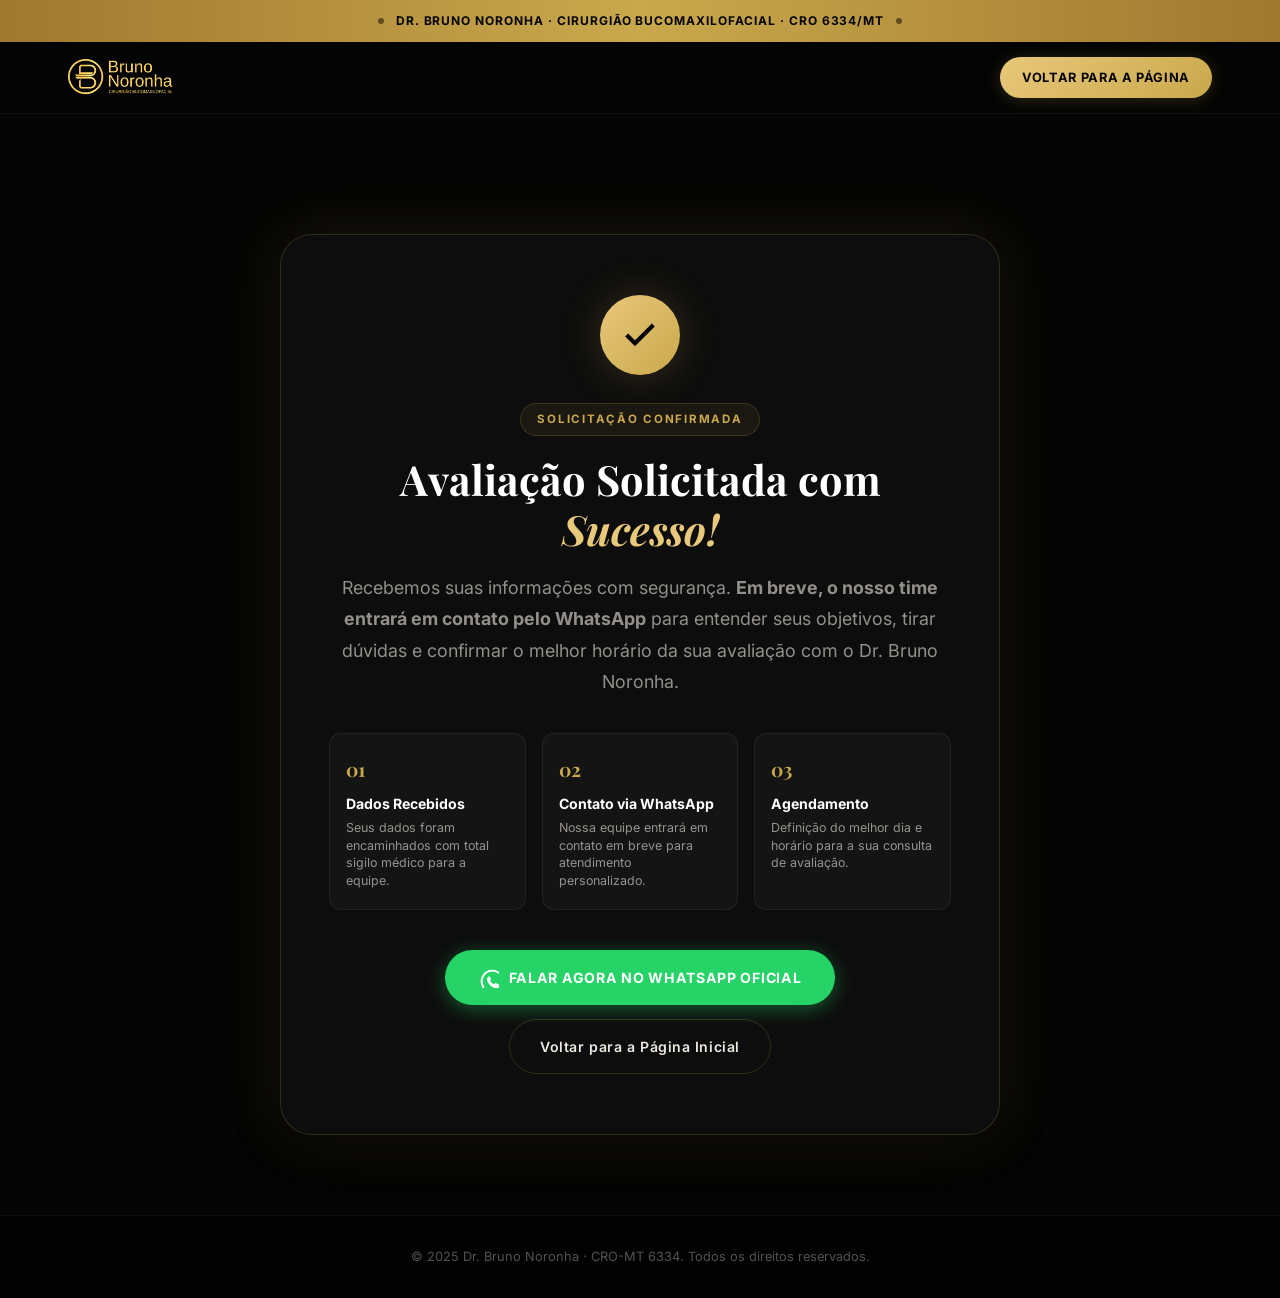
<file: obrigado.html>
<!DOCTYPE html>
<html lang="pt-BR">
<head>
  <meta charset="UTF-8">
  <meta name="viewport" content="width=device-width, initial-scale=1.0">
  <title>Avaliação Solicitada | Dr. Bruno Noronha - Cirurgião Bucomaxilofacial</title>
  <meta name="description" content="Obrigado por solicitar sua avaliação com o Dr. Bruno Noronha. Em breve nosso time entrará em contato.">

  <!-- Google Fonts -->
  <link rel="preconnect" href="https://fonts.googleapis.com">
  <link rel="preconnect" href="https://fonts.gstatic.com" crossorigin>
  <link href="https://fonts.googleapis.com/css2?family=Playfair+Display:ital,wght@0,400;0,500;0,600;0,700;1,400;1,500&family=Inter:wght@300;400;500;600;700;800&display=swap" rel="stylesheet">
  
  <link rel="stylesheet" href="style.css">
  <style>
    .thankyou-section {
      min-height: 85vh;
      display: flex;
      align-items: center;
      justify-content: center;
      padding: 120px 0 80px 0;
      position: relative;
    }

    .thankyou-card {
      background: var(--surface);
      border: 1px solid var(--border);
      border-radius: var(--radius-xl);
      padding: 60px 48px;
      max-width: 720px;
      margin: 0 auto;
      text-align: center;
      box-shadow: var(--shadow-card), var(--shadow-gold);
      position: relative;
    }

    .thankyou-icon-wrap {
      width: 80px;
      height: 80px;
      border-radius: 50%;
      background: linear-gradient(135deg, var(--gold-light), var(--gold));
      color: var(--black);
      display: flex;
      align-items: center;
      justify-content: center;
      margin: 0 auto 28px auto;
      box-shadow: 0 0 40px var(--gold-glow);
      animation: popIn 0.6s cubic-bezier(0.175, 0.885, 0.32, 1.275);
    }

    @keyframes popIn {
      0% { transform: scale(0); opacity: 0; }
      100% { transform: scale(1); opacity: 1; }
    }

    .thankyou-title {
      font-family: var(--font-display);
      font-size: clamp(2rem, 4vw, 2.6rem);
      font-weight: 700;
      color: var(--white);
      margin-bottom: 18px;
      line-height: 1.2;
    }

    .thankyou-title em {
      font-style: italic;
      color: var(--gold-light);
    }

    .thankyou-text {
      font-size: 1.12rem;
      color: var(--text-muted);
      line-height: 1.75;
      margin-bottom: 36px;
    }

    .thankyou-steps {
      display: grid;
      grid-template-columns: repeat(3, 1fr);
      gap: 16px;
      margin-bottom: 40px;
      text-align: left;
    }

    .step-item {
      background: var(--surface-card);
      border: 1px solid var(--border-subtle);
      border-radius: var(--radius);
      padding: 20px 16px;
    }

    .step-num {
      font-family: var(--font-display);
      font-size: 1.2rem;
      font-weight: 700;
      color: var(--gold);
      margin-bottom: 6px;
    }

    .step-item strong {
      display: block;
      font-size: 0.88rem;
      color: var(--white);
      margin-bottom: 4px;
    }

    .step-item p {
      font-size: 0.78rem;
      color: var(--text-muted);
      line-height: 1.4;
      margin: 0;
    }

    .thankyou-actions {
      display: flex;
      flex-direction: column;
      gap: 14px;
      align-items: center;
    }

    .btn-whatsapp-direct {
      background: #25D366;
      color: #FFFFFF;
      box-shadow: 0 4px 20px rgba(37, 211, 102, 0.4);
    }

    .btn-whatsapp-direct:hover {
      background: #1EBE5D;
      box-shadow: 0 8px 30px rgba(37, 211, 102, 0.6);
      transform: translateY(-2px);
    }

    @media (max-width: 768px) {
      .thankyou-card {
        padding: 40px 24px;
      }
      .thankyou-steps {
        grid-template-columns: 1fr;
      }
      .btn-primary, .btn-ghost {
        width: 100%;
      }
    }
  </style>

  <!-- Google Tag Manager -->
  <script>(function(w,d,s,l,i){w[l]=w[l]||[];w[l].push({'gtm.start':
  new Date().getTime(),event:'gtm.js'});var f=d.getElementsByTagName(s)[0],
  j=d.createElement(s),dl=l!='dataLayer'?'&l='+l:'';j.async=true;j.src=
  'https://www.googletagmanager.com/gtm.js?id='+i+dl;f.parentNode.insertBefore(j,f);
  })(window,document,'script','dataLayer','GTM-W9CQPWZJ');</script>
  <!-- End Google Tag Manager -->
</head>
<body>
  <!-- Google Tag Manager (noscript) -->
  <noscript><iframe src="https://www.googletagmanager.com/ns.html?id=GTM-W9CQPWZJ"
  height="0" width="0" style="display:none;visibility:hidden"></iframe></noscript>
  <!-- End Google Tag Manager (noscript) -->

  <!-- Top Announcement Bar -->
  <div class="announce-bar">
    <div class="announce-inner">
      <span class="announce-dot"></span>
      <span>Dr. Bruno Noronha &middot; Cirurgião Bucomaxilofacial &middot; CRO 6334/MT</span>
      <span class="announce-dot"></span>
    </div>
  </div>

  <!-- Header Navigation -->
  <header class="header" style="position: static; background: rgba(5, 5, 5, 0.95); border-bottom: 1px solid var(--border-subtle);">
    <div class="header-inner">
      <a href="index.html" class="logo">
        <img src="images/logobruno.png" alt="Dr. Bruno Noronha" class="logo-img">
      </a>
      <a href="index.html" class="nav-cta">
        Voltar para a Página
      </a>
    </div>
  </header>

  <main class="thankyou-section">
    <div class="container">
      <div class="thankyou-card">
        <div class="thankyou-icon-wrap">
          <svg viewBox="0 0 24 24" width="40" height="40" fill="none" stroke="currentColor" stroke-width="2.5"><polyline points="20 6 9 17 4 12"></polyline></svg>
        </div>

        <div class="section-eyebrow">Solicitação Confirmada</div>
        <h1 class="thankyou-title">Avaliação Solicitada com <em>Sucesso!</em></h1>
        
        <p class="thankyou-text">
          Recebemos suas informações com segurança. <strong>Em breve, o nosso time entrará em contato pelo WhatsApp</strong> para entender seus objetivos, tirar dúvidas e confirmar o melhor horário da sua avaliação com o Dr. Bruno Noronha.
        </p>

        <div class="thankyou-steps">
          <div class="step-item">
            <div class="step-num">01</div>
            <strong>Dados Recebidos</strong>
            <p>Seus dados foram encaminhados com total sigilo médico para a equipe.</p>
          </div>
          <div class="step-item">
            <div class="step-num">02</div>
            <strong>Contato via WhatsApp</strong>
            <p>Nossa equipe entrará em contato em breve para atendimento personalizado.</p>
          </div>
          <div class="step-item">
            <div class="step-num">03</div>
            <strong>Agendamento</strong>
            <p>Definição do melhor dia e horário para a sua consulta de avaliação.</p>
          </div>
        </div>

        <div class="thankyou-actions">
          <a id="whatsapp-direct-link" href="https://wa.me/5566981036769?text=Ol%C3%A1%2C%20Dr.%20Bruno!%20Acabei%20de%20solicitar%20minha%20avalia%C3%A7%C3%A3o%20pelo%20site%20e%20gostaria%20de%20agilizar%20o%20meu%20atendimento." target="_blank" rel="noopener noreferrer" class="btn-primary btn-whatsapp-direct">
            <svg viewBox="0 0 24 24" width="20" height="20" fill="currentColor"><path d="M16 2a13.9 13.9 0 0 0-12 21L2 30l7.2-1.9A13.9 13.9 0 1 0 16 2zm0 25.5a11.5 11.5 0 0 1-5.9-1.6l-.4-.2-4.4 1.1 1.2-4.2-.3-.5A11.6 11.6 0 1 1 16 27.5zm6.4-8.6c-.3-.2-2-.9-2.3-1-.3-.2-.5-.2-.7.2-.2.3-.8 1-.9 1.2-.2.2-.4.2-.7.1a8.9 8.9 0 0 1-2.6-1.6 9.8 9.8 0 0 1-1.8-2.2c-.2-.3 0-.5.1-.7l.5-.6.3-.5a.6.6 0 0 0 0-.6l-1-2.4c-.3-.7-.6-.6-.8-.6h-.7a1.4 1.4 0 0 0-1 .5 4.3 4.3 0 0 0-1.3 3.2 7.5 7.5 0 0 0 1.6 4 17.2 17.2 0 0 0 6.6 5.8c.8.3 1.4.5 1.9.7 1 .3 1.9.3 2.6.2.8-.1 2.4-1 2.7-1.9.4-.9.4-1.7.3-1.9-.1-.2-.3-.3-.7-.5z"/></svg>
            <span>Falar Agora no WhatsApp Oficial</span>
          </a>
          <a href="index.html" class="btn-ghost">
            <span>Voltar para a Página Inicial</span>
          </a>
        </div>
      </div>
    </div>
  </main>

  <footer class="footer" style="padding: 30px 0;">
    <div class="container footer-bottom-inner" style="justify-content: center; text-align: center;">
      <p>&copy; 2025 Dr. Bruno Noronha &middot; CRO-MT 6334. Todos os direitos reservados.</p>
    </div>
  </footer>

  <script>
    // Personalize WhatsApp link if query parameters exist
    const urlParams = new URLSearchParams(window.location.search);
    const name = urlParams.get('name');
    const procedure = urlParams.get('procedure');
    const locationPref = urlParams.get('location');

    if (name) {
      let customMsg = `Olá, Dr. Bruno! Meu nome é ${encodeURIComponent(name)}. Acabei de solicitar minha avaliação no site`;
      if (procedure) customMsg += ` para ${encodeURIComponent(procedure)}`;
      if (locationPref) customMsg += ` (${encodeURIComponent(locationPref)})`;
      customMsg += ` e gostaria de agilizar o meu atendimento.`;
      
      const waLink = document.getElementById('whatsapp-direct-link');
      if (waLink) {
        waLink.href = `https://wa.me/5566981036769?text=${customMsg}`;
      }
    }
  </script>
</body>
</html>
</file>
<file: style.css>
/* ===================================================
   DR. BRUNO NORONHA — CIRURGIÃO BUCOMAXILOFACIAL
   Lipo de Papada Landing Page — Dark Gold Premium Theme
   =================================================== */

*, *::before, *::after {
  box-sizing: border-box;
  margin: 0;
  padding: 0;
}

:root {
  --gold: #C9A84C;
  --gold-light: #E8C87A;
  --gold-dark: #A07830;
  --gold-glow: rgba(201, 168, 76, 0.22);
  --gold-subtle: rgba(201, 168, 76, 0.08);
  --black: #050505;
  --surface: #0D0D0D;
  --surface-2: #141414;
  --surface-3: #1C1C1C;
  --surface-card: rgba(255, 255, 255, 0.03);
  --border: rgba(201, 168, 76, 0.2);
  --border-subtle: rgba(255, 255, 255, 0.06);
  --text: #EDE8E0;
  --text-muted: rgba(237, 232, 224, 0.6);
  --text-dim: rgba(237, 232, 224, 0.35);
  --white: #FFFFFF;
  --radius: 12px;
  --radius-lg: 20px;
  --radius-xl: 32px;
  --transition: 0.3s cubic-bezier(0.4, 0, 0.2, 1);
  --shadow-gold: 0 0 60px rgba(201, 168, 76, 0.15);
  --shadow-card: 0 8px 40px rgba(0, 0, 0, 0.6);
  --nav-height: 72px;
  --announce-height: 42px;
  --font-display: 'Playfair Display', Georgia, serif;
  --font-body: 'Inter', -apple-system, sans-serif;
}

html {
  scroll-behavior: smooth;
  font-size: 16px;
}

body {
  font-family: var(--font-body);
  background-color: var(--black);
  color: var(--text);
  line-height: 1.65;
  overflow-x: hidden;
  -webkit-font-smoothing: antialiased;
  -moz-osx-font-smoothing: grayscale;
  padding-bottom: 70px;
}

@media (min-width: 769px) {
  body {
    padding-bottom: 0;
  }
}

/* ===================== SCROLLBAR ===================== */
::-webkit-scrollbar { width: 6px; }
::-webkit-scrollbar-track { background: var(--black); }
::-webkit-scrollbar-thumb { background: var(--gold-dark); border-radius: 3px; }

/* ===================== UTILITIES & CONTAINER ===================== */
.container {
  max-width: 1200px;
  margin: 0 auto;
  padding: 0 28px;
}

.text-center {
  text-align: center;
}

.section-eyebrow {
  display: inline-flex;
  align-items: center;
  gap: 8px;
  font-size: 0.72rem;
  font-weight: 700;
  letter-spacing: 0.15em;
  text-transform: uppercase;
  color: var(--gold);
  background: var(--gold-subtle);
  border: 1px solid var(--border);
  padding: 6px 16px;
  border-radius: 100px;
  margin-bottom: 18px;
}

.eyebrow-dot {
  width: 6px;
  height: 6px;
  background: var(--gold);
  border-radius: 50%;
  box-shadow: 0 0 8px var(--gold);
}

.section-title {
  font-family: var(--font-display);
  font-size: clamp(1.85rem, 3.5vw, 2.75rem);
  font-weight: 600;
  line-height: 1.25;
  color: var(--white);
  margin-bottom: 16px;
}

.section-title em {
  font-style: italic;
  color: var(--gold-light);
}

.section-sub {
  font-size: 1.05rem;
  color: var(--text-muted);
  max-width: 650px;
  line-height: 1.75;
}

.section-header {
  text-align: center;
  margin-bottom: 56px;
}

.section-header .section-sub {
  margin: 0 auto;
}

/* ===================== BUTTONS ===================== */
.btn-primary {
  display: inline-flex;
  align-items: center;
  justify-content: center;
  gap: 10px;
  font-family: var(--font-body);
  font-size: 0.88rem;
  font-weight: 700;
  letter-spacing: 0.05em;
  text-transform: uppercase;
  padding: 16px 34px;
  border-radius: 100px;
  text-decoration: none;
  color: var(--black);
  background: linear-gradient(135deg, var(--gold-light), var(--gold), var(--gold-dark));
  border: none;
  cursor: pointer;
  transition: var(--transition);
  box-shadow: 0 4px 24px var(--gold-glow);
  white-space: nowrap;
}

.btn-primary:hover {
  transform: translateY(-3px);
  box-shadow: 0 10px 40px rgba(201, 168, 76, 0.45);
  filter: brightness(1.08);
}

.btn-primary:active {
  transform: translateY(-1px);
}

.btn-ghost {
  display: inline-flex;
  align-items: center;
  justify-content: center;
  gap: 10px;
  font-family: var(--font-body);
  font-size: 0.88rem;
  font-weight: 600;
  letter-spacing: 0.04em;
  padding: 15px 30px;
  border-radius: 100px;
  text-decoration: none;
  color: var(--text);
  background: transparent;
  border: 1px solid var(--border);
  cursor: pointer;
  transition: var(--transition);
}

.btn-ghost:hover {
  border-color: var(--gold);
  color: var(--gold-light);
  background: var(--gold-subtle);
  transform: translateY(-2px);
}

/* ===================== ANNOUNCE BAR ===================== */
.announce-bar {
  background: linear-gradient(90deg, var(--gold-dark), var(--gold), var(--gold-dark));
  height: var(--announce-height);
  display: flex;
  align-items: center;
  justify-content: center;
  position: relative;
  overflow: hidden;
  z-index: 1001;
}

.announce-inner {
  display: flex;
  align-items: center;
  gap: 12px;
  font-size: 0.75rem;
  font-weight: 700;
  letter-spacing: 0.08em;
  text-transform: uppercase;
  color: var(--black);
}

.announce-dot {
  width: 6px;
  height: 6px;
  background: var(--black);
  border-radius: 50%;
  opacity: 0.5;
}

.announce-close {
  position: absolute;
  right: 20px;
  background: none;
  border: none;
  color: var(--black);
  font-size: 1.2rem;
  cursor: pointer;
  opacity: 0.7;
  line-height: 1;
  padding: 4px 8px;
}

.announce-close:hover { opacity: 1; }

/* ===================== HEADER ===================== */
.header {
  position: fixed;
  top: var(--announce-height);
  left: 0;
  right: 0;
  z-index: 1000;
  height: var(--nav-height);
  transition: background 0.4s ease, box-shadow 0.4s ease, top 0.4s ease;
  background: transparent;
}

.header.scrolled {
  background: rgba(5, 5, 5, 0.95);
  backdrop-filter: blur(20px);
  -webkit-backdrop-filter: blur(20px);
  border-bottom: 1px solid var(--border-subtle);
  box-shadow: 0 4px 30px rgba(0, 0, 0, 0.8);
}

.header-inner {
  max-width: 1200px;
  margin: 0 auto;
  padding: 0 28px;
  height: 100%;
  display: flex;
  align-items: center;
  justify-content: space-between;
}

.logo-img {
  height: 38px;
  width: auto;
  display: block;
}

.nav-links {
  display: flex;
  align-items: center;
  gap: 24px;
}

.nav-link {
  font-size: 0.875rem;
  font-weight: 500;
  color: var(--text-muted);
  text-decoration: none;
  transition: var(--transition);
  position: relative;
}

.nav-link:hover {
  color: var(--gold-light);
}

.nav-cta {
  font-size: 0.8rem;
  font-weight: 700;
  letter-spacing: 0.05em;
  text-transform: uppercase;
  color: var(--black);
  background: linear-gradient(135deg, var(--gold-light), var(--gold));
  padding: 10px 22px;
  border-radius: 100px;
  text-decoration: none;
  transition: var(--transition);
  box-shadow: 0 2px 16px var(--gold-glow);
}

.nav-cta:hover {
  transform: translateY(-2px);
  box-shadow: 0 6px 24px rgba(201, 168, 76, 0.4);
}

.hamburger {
  display: none;
  flex-direction: column;
  gap: 5px;
  background: none;
  border: none;
  cursor: pointer;
  padding: 4px;
}

.hamburger span {
  width: 24px;
  height: 2px;
  background: var(--text);
  border-radius: 2px;
  transition: var(--transition);
}

/* ===================== HERO SECTION ===================== */
.hero-section {
  position: relative;
  min-height: 90vh;
  display: flex;
  align-items: center;
  padding: calc(var(--nav-height) + var(--announce-height) + 40px) 0 80px 0;
  background: radial-gradient(circle at 80% 30%, rgba(201, 168, 76, 0.12) 0%, transparent 60%),
              radial-gradient(circle at 10% 80%, rgba(13, 13, 13, 0.8) 0%, var(--black) 100%);
  overflow: hidden;
}

.hero-bg-overlay {
  position: absolute;
  inset: 0;
  background: linear-gradient(180deg, transparent 60%, var(--black) 100%);
  pointer-events: none;
}

.hero-container {
  display: grid;
  grid-template-columns: 1.15fr 0.85fr;
  gap: 48px;
  align-items: center;
  position: relative;
  z-index: 2;
}

.hero-title {
  font-family: var(--font-display);
  font-size: clamp(2.3rem, 4.5vw, 3.6rem);
  font-weight: 700;
  line-height: 1.15;
  color: var(--white);
  margin-bottom: 22px;
}

.hero-title em {
  font-style: italic;
  color: var(--gold-light);
}

.hero-text {
  font-size: 1.15rem;
  color: var(--text-muted);
  line-height: 1.75;
  margin-bottom: 36px;
  max-width: 560px;
}

.hero-actions {
  display: flex;
  flex-wrap: wrap;
  gap: 16px;
  margin-bottom: 40px;
}

.hero-proof-strip {
  display: flex;
  align-items: center;
  gap: 20px;
  padding-top: 24px;
  border-top: 1px solid var(--border-subtle);
}

.hero-rating .stars {
  color: var(--gold);
  letter-spacing: 2px;
  font-size: 1rem;
}

.rating-text {
  display: block;
  font-size: 0.85rem;
  color: var(--text-muted);
  margin-top: 2px;
}

.hero-cro-tag {
  font-size: 0.75rem;
  font-weight: 700;
  color: var(--gold);
  background: var(--gold-subtle);
  border: 1px solid var(--border);
  padding: 4px 12px;
  border-radius: 100px;
}

.hero-image-wrapper {
  position: relative;
  border-radius: var(--radius-xl);
  padding: 10px;
  background: linear-gradient(145deg, rgba(201, 168, 76, 0.25), rgba(255, 255, 255, 0.02));
  border: 1px solid var(--border);
  box-shadow: var(--shadow-gold), var(--shadow-card);
}

.hero-img {
  width: 100%;
  border-radius: calc(var(--radius-xl) - 6px);
  object-fit: cover;
  display: block;
}

.hero-corner {
  position: absolute;
  width: 24px;
  height: 24px;
  border-color: var(--gold);
  border-style: solid;
  pointer-events: none;
}

.hero-corner.tl { top: -2px; left: -2px; border-width: 2px 0 0 2px; }
.hero-corner.br { bottom: -2px; right: -2px; border-width: 0 2px 2px 0; }

.hero-float-badge {
  position: absolute;
  bottom: -18px;
  left: 24px;
  background: rgba(13, 13, 13, 0.95);
  border: 1px solid var(--border);
  padding: 14px 22px;
  border-radius: var(--radius);
  display: flex;
  align-items: center;
  gap: 14px;
  backdrop-filter: blur(16px);
  box-shadow: var(--shadow-card);
}

.badge-icon {
  font-size: 1.4rem;
  color: var(--gold);
}

.badge-text strong {
  display: block;
  font-size: 0.92rem;
  color: var(--white);
}

.badge-text span {
  font-size: 0.8rem;
  color: var(--gold-light);
}

/* ===================== TRUST BAR ===================== */
.trust-bar {
  background: var(--surface);
  border-top: 1px solid var(--border-subtle);
  border-bottom: 1px solid var(--border-subtle);
  padding: 40px 0;
  position: relative;
  z-index: 10;
}

.trust-items {
  display: flex;
  align-items: center;
  justify-content: space-around;
}

.trust-item {
  display: flex;
  flex-direction: column;
  align-items: center;
  text-align: center;
  position: relative;
}

.trust-number {
  font-family: var(--font-display);
  font-size: 2.8rem;
  font-weight: 700;
  color: var(--gold);
  line-height: 1;
}

.trust-suffix {
  font-family: var(--font-display);
  font-size: 1.8rem;
  font-weight: 700;
  color: var(--gold);
  position: absolute;
  top: 0;
  right: -18px;
}

.trust-label {
  font-size: 0.82rem;
  font-weight: 600;
  letter-spacing: 0.05em;
  text-transform: uppercase;
  color: var(--text-muted);
  margin-top: 8px;
}

.trust-divider {
  width: 1px;
  height: 48px;
  background: var(--border-subtle);
}

/* ===================== SITUAÇÕES SECTION ===================== */
.situations-section {
  padding: 100px 0;
  background: var(--black);
}

.situations-grid {
  display: grid;
  grid-template-columns: repeat(3, 1fr);
  gap: 28px;
}

.situation-card {
  background: var(--surface-card);
  border: 1px solid var(--border-subtle);
  border-radius: var(--radius-lg);
  padding: 42px 32px;
  backdrop-filter: blur(12px);
  transition: var(--transition);
  display: flex;
  flex-direction: column;
}

.situation-card:hover {
  transform: translateY(-6px);
  border-color: var(--border);
  background: rgba(255, 255, 255, 0.05);
  box-shadow: var(--shadow-card), var(--shadow-gold);
}

.situation-featured {
  border-color: var(--border);
  background: linear-gradient(180deg, rgba(201, 168, 76, 0.06) 0%, var(--surface-card) 100%);
}

.situation-icon-wrap {
  width: 56px;
  height: 56px;
  border-radius: var(--radius);
  background: var(--gold-subtle);
  border: 1px solid var(--border);
  display: flex;
  align-items: center;
  justify-content: center;
  color: var(--gold);
  margin-bottom: 24px;
  transition: var(--transition);
}

.situation-card:hover .situation-icon-wrap {
  background: var(--gold);
  color: var(--black);
  transform: scale(1.08);
}

.situation-title {
  font-family: var(--font-display);
  font-size: 1.4rem;
  font-weight: 600;
  color: var(--white);
  margin-bottom: 14px;
}

.situation-desc {
  font-size: 0.96rem;
  color: var(--text-muted);
  line-height: 1.65;
  flex-grow: 1;
}

.card-gold-line {
  width: 40px;
  height: 2px;
  background: var(--gold);
  margin-top: 24px;
  transition: width var(--transition);
}

.situation-card:hover .card-gold-line {
  width: 100%;
}

/* ===================== RESULTADOS / CASOS CLÍNICOS ===================== */
.results-gallery-section {
  padding: 100px 0;
  background: var(--surface);
  border-top: 1px solid var(--border-subtle);
  border-bottom: 1px solid var(--border-subtle);
}

.results-cases-grid {
  display: grid;
  grid-template-columns: repeat(3, 1fr);
  gap: 32px;
  margin-bottom: 48px;
}

.case-card {
  background: var(--surface-2);
  border: 1px solid var(--border);
  border-radius: var(--radius-lg);
  overflow: hidden;
  transition: var(--transition);
  box-shadow: var(--shadow-card);
}

.case-card:hover {
  transform: translateY(-8px);
  border-color: var(--gold);
  box-shadow: var(--shadow-card), var(--shadow-gold);
}

.case-image-wrap {
  position: relative;
  background: #000;
  overflow: hidden;
}

.case-image-wrap img {
  width: 100%;
  transition: transform 0.5s ease;
  display: block;
}

.case-card:hover .case-image-wrap img {
  transform: scale(1.03);
}

.case-tag {
  position: absolute;
  top: 14px;
  right: 14px;
  background: rgba(5, 5, 5, 0.88);
  border: 1px solid var(--border);
  color: var(--gold-light);
  font-size: 0.7rem;
  font-weight: 700;
  letter-spacing: 0.1em;
  text-transform: uppercase;
  padding: 4px 12px;
  border-radius: 100px;
  backdrop-filter: blur(8px);
}

.case-info {
  padding: 24px;
}

.case-heading {
  font-family: var(--font-display);
  font-size: 1.15rem;
  font-weight: 600;
  color: var(--white);
  margin-bottom: 8px;
}

.case-subtext {
  font-size: 0.88rem;
  color: var(--text-muted);
  line-height: 1.5;
}

.results-disclaimer {
  font-size: 0.82rem;
  color: var(--text-dim);
  margin-top: 16px;
}

/* ===================== BENEFÍCIOS SECTION ===================== */
.benefits-section {
  padding: 100px 0;
  background: var(--black);
}

.benefits-grid {
  display: grid;
  grid-template-columns: repeat(3, 1fr);
  gap: 32px;
}

.benefit-card {
  background: var(--surface-card);
  border: 1px solid var(--border-subtle);
  border-radius: var(--radius-lg);
  padding: 44px 32px;
  position: relative;
  transition: var(--transition);
}

.benefit-card:hover {
  transform: translateY(-6px);
  border-color: var(--border);
  background: rgba(255, 255, 255, 0.05);
  box-shadow: var(--shadow-card);
}

.benefit-header {
  display: flex;
  justify-content: space-between;
  align-items: center;
  margin-bottom: 24px;
}

.benefit-number {
  font-family: var(--font-display);
  font-size: 2.8rem;
  font-weight: 700;
  color: rgba(201, 168, 76, 0.2);
  line-height: 1;
  transition: var(--transition);
}

.benefit-card:hover .benefit-number {
  color: var(--gold);
}

.benefit-icon {
  font-size: 1.8rem;
}

.benefit-title {
  font-family: var(--font-display);
  font-size: 1.4rem;
  font-weight: 600;
  color: var(--white);
  margin-bottom: 14px;
}

.benefit-desc {
  font-size: 0.96rem;
  color: var(--text-muted);
  line-height: 1.65;
}

/* ===================== O ESPECIALISTA / SOBRE ===================== */
.about-section {
  padding: 110px 0;
  background: var(--surface);
  position: relative;
  overflow: hidden;
  border-top: 1px solid var(--border-subtle);
  border-bottom: 1px solid var(--border-subtle);
}

.about-bg-text {
  position: absolute;
  top: 50%;
  left: 50%;
  transform: translate(-50%, -50%);
  font-family: var(--font-display);
  font-size: clamp(4rem, 12vw, 11rem);
  font-weight: 800;
  color: rgba(255, 255, 255, 0.015);
  white-space: nowrap;
  pointer-events: none;
  letter-spacing: 0.1em;
}

.about-grid {
  display: grid;
  grid-template-columns: 0.9fr 1.1fr;
  gap: 64px;
  align-items: center;
}

.about-photo-wrap {
  position: relative;
  border-radius: var(--radius-xl);
  overflow: hidden;
  border: 1px solid var(--border);
  box-shadow: var(--shadow-gold), var(--shadow-card);
}

.about-photo {
  width: 100%;
  display: block;
  object-fit: cover;
}

.about-corner {
  position: absolute;
  width: 24px;
  height: 24px;
  border-color: var(--gold);
  border-style: solid;
  pointer-events: none;
  z-index: 2;
}

.about-corner.tl { top: -2px; left: -2px; border-width: 2px 0 0 2px; }
.about-corner.br { bottom: -2px; right: -2px; border-width: 0 2px 2px 0; }

.about-photo-badge {
  position: absolute;
  bottom: 20px;
  right: 20px;
  background: rgba(5, 5, 5, 0.92);
  border: 1px solid var(--border);
  padding: 10px 18px;
  border-radius: var(--radius);
  text-align: center;
  backdrop-filter: blur(12px);
}

.badge-year {
  display: block;
  font-size: 0.65rem;
  font-weight: 700;
  letter-spacing: 0.15em;
  text-transform: uppercase;
  color: var(--text-muted);
}

.badge-num {
  font-family: var(--font-display);
  font-size: 1.4rem;
  font-weight: 700;
  color: var(--gold);
}

.credentials-list {
  display: flex;
  flex-direction: column;
  gap: 10px;
  margin-top: 24px;
}

.credential-item {
  display: flex;
  align-items: center;
  gap: 10px;
  font-size: 0.85rem;
  color: var(--text-muted);
}

.cred-dot {
  width: 6px;
  height: 6px;
  background: var(--gold);
  border-radius: 50%;
  flex-shrink: 0;
}

.about-bio {
  font-size: 1.02rem;
  color: var(--text-muted);
  line-height: 1.8;
  margin-bottom: 20px;
}

.about-bio strong {
  color: var(--text);
}

.about-values {
  display: grid;
  grid-template-columns: repeat(3, 1fr);
  gap: 18px;
  margin: 32px 0;
}

.value-item {
  background: var(--surface-card);
  border: 1px solid var(--border-subtle);
  border-radius: var(--radius);
  padding: 18px;
  text-align: center;
}

.value-icon {
  font-size: 1.5rem;
  margin-bottom: 8px;
}

.value-content strong {
  display: block;
  font-size: 0.85rem;
  color: var(--white);
  margin-bottom: 4px;
}

.value-content span {
  font-size: 0.75rem;
  color: var(--text-muted);
  line-height: 1.4;
  display: block;
}

/* ===================== BASTIDORES / GALERIA ===================== */
.gallery-section {
  padding: 100px 0;
  background: var(--black);
}

.gallery-bento {
  display: grid;
  grid-template-columns: repeat(3, 1fr);
  gap: 24px;
}

.bento-item {
  position: relative;
  border-radius: var(--radius-lg);
  overflow: hidden;
  border: 1px solid var(--border-subtle);
  height: 320px;
}

.bento-item img {
  width: 100%;
  height: 100%;
  object-fit: cover;
  transition: transform 0.6s ease;
}

.bento-item:hover img {
  transform: scale(1.05);
}

.bento-overlay {
  position: absolute;
  inset: 0;
  background: linear-gradient(180deg, transparent 50%, rgba(5, 5, 5, 0.9) 100%);
  display: flex;
  align-items: flex-end;
  padding: 20px;
}

.bento-overlay span {
  font-size: 0.88rem;
  font-weight: 600;
  color: var(--gold-light);
  letter-spacing: 0.04em;
}

/* ===================== DEPOIMENTOS ===================== */
.testimonials-section {
  padding: 100px 0;
  background: var(--surface);
  border-top: 1px solid var(--border-subtle);
  border-bottom: 1px solid var(--border-subtle);
}

.testimonials-grid {
  display: grid;
  grid-template-columns: repeat(3, 1fr);
  gap: 28px;
}

.testimonial-card {
  background: var(--surface-card);
  border: 1px solid var(--border-subtle);
  border-radius: var(--radius-lg);
  padding: 36px 28px;
  position: relative;
  display: flex;
  flex-direction: column;
  transition: var(--transition);
}

.testimonial-card:hover {
  transform: translateY(-6px);
  border-color: var(--border);
  background: rgba(255, 255, 255, 0.05);
  box-shadow: var(--shadow-card);
}

.testimonial-featured {
  border-color: var(--border);
  background: linear-gradient(180deg, rgba(201, 168, 76, 0.06) 0%, var(--surface-card) 100%);
}

.testimonial-quote {
  font-family: var(--font-display);
  font-size: 3.5rem;
  color: var(--gold);
  line-height: 1;
  margin-bottom: -10px;
  opacity: 0.6;
}

.testimonial-text {
  font-size: 0.94rem;
  color: var(--text-muted);
  line-height: 1.7;
  flex-grow: 1;
  margin-bottom: 24px;
}

.testimonial-author {
  display: flex;
  align-items: center;
  gap: 14px;
}

.testimonial-avatar {
  width: 42px;
  height: 42px;
  border-radius: 50%;
  display: flex;
  align-items: center;
  justify-content: center;
  font-weight: 700;
  color: var(--white);
  font-size: 0.9rem;
}

.testimonial-info strong {
  display: block;
  font-size: 0.88rem;
  color: var(--white);
}

.testimonial-info span {
  font-size: 0.75rem;
  color: var(--text-muted);
}

.testimonial-stars {
  color: var(--gold);
  font-size: 0.85rem;
  margin-left: auto;
}

/* ===================== FAQ ===================== */
.faq-section {
  padding: 100px 0;
  background: var(--black);
}

.faq-list {
  max-width: 800px;
  margin: 0 auto;
  display: flex;
  flex-direction: column;
  gap: 16px;
}

.faq-item {
  background: var(--surface-card);
  border: 1px solid var(--border-subtle);
  border-radius: var(--radius);
  overflow: hidden;
  transition: var(--transition);
}

.faq-item.active {
  border-color: var(--border);
  background: rgba(255, 255, 255, 0.05);
}

.faq-question {
  width: 100%;
  padding: 22px 28px;
  display: flex;
  justify-content: space-between;
  align-items: center;
  background: none;
  border: none;
  cursor: pointer;
  text-align: left;
  font-family: var(--font-body);
  font-size: 1.05rem;
  font-weight: 600;
  color: var(--text);
  transition: var(--transition);
}

.faq-question:hover {
  color: var(--gold-light);
}

.faq-icon {
  font-size: 1.4rem;
  color: var(--gold);
  transition: transform var(--transition);
  font-weight: 300;
}

.faq-item.active .faq-icon {
  transform: rotate(45deg);
}

.faq-answer {
  max-height: 0;
  overflow: hidden;
  transition: max-height 0.4s ease;
}

.faq-answer p {
  padding: 0 28px 24px 28px;
  font-size: 0.96rem;
  color: var(--text-muted);
  line-height: 1.7;
}

/* ===================== LOCALIZAÇÃO ===================== */
.location-section {
  padding: 100px 0;
  background: var(--surface);
  border-top: 1px solid var(--border-subtle);
}

.location-grid {
  display: grid;
  grid-template-columns: 0.95fr 1.05fr;
  gap: 60px;
  align-items: center;
}

.clinic-photo-wrap {
  position: relative;
  border-radius: var(--radius-xl);
  overflow: hidden;
  border: 1px solid var(--border);
  box-shadow: var(--shadow-card), var(--shadow-gold);
}

.clinic-main-img {
  width: 100%;
  display: block;
}

.clinic-corner {
  position: absolute;
  width: 24px;
  height: 24px;
  border-color: var(--gold);
  border-style: solid;
  pointer-events: none;
  z-index: 2;
}

.clinic-corner.tl { top: -2px; left: -2px; border-width: 2px 0 0 2px; }
.clinic-corner.br { bottom: -2px; right: -2px; border-width: 0 2px 2px 0; }

.clinic-badge {
  position: absolute;
  bottom: 16px;
  left: 16px;
  background: rgba(5, 5, 5, 0.9);
  border: 1px solid var(--border);
  color: var(--gold-light);
  font-size: 0.75rem;
  font-weight: 700;
  letter-spacing: 0.05em;
  padding: 6px 16px;
  border-radius: 100px;
  backdrop-filter: blur(8px);
}

.location-desc {
  font-size: 1.05rem;
  color: var(--text-muted);
  line-height: 1.75;
  margin-bottom: 32px;
}

.location-info-list {
  display: flex;
  flex-direction: column;
  gap: 18px;
  margin-bottom: 36px;
}

.loc-item {
  display: flex;
  gap: 16px;
  background: var(--surface-card);
  border: 1px solid var(--border-subtle);
  border-radius: var(--radius);
  padding: 16px 20px;
}

.loc-icon {
  font-size: 1.3rem;
  color: var(--gold);
}

.loc-text strong {
  display: block;
  font-size: 0.92rem;
  color: var(--white);
  margin-bottom: 2px;
}

.loc-text p {
  font-size: 0.86rem;
  color: var(--text-muted);
  margin: 0;
}

.location-actions {
  display: flex;
  flex-wrap: wrap;
  gap: 16px;
}

/* ===================== FOOTER ===================== */
.footer {
  background: #020202;
  border-top: 1px solid var(--border-subtle);
  padding: 64px 0 28px 0;
}

.footer-grid {
  display: grid;
  grid-template-columns: 1.5fr 1fr 1fr;
  gap: 48px;
  margin-bottom: 48px;
}

.footer-logo {
  height: 36px;
  margin-bottom: 14px;
}

.footer-tagline {
  font-size: 0.85rem;
  font-weight: 600;
  color: var(--gold);
  margin-bottom: 10px;
}

.footer-desc {
  font-size: 0.82rem;
  color: var(--text-muted);
  max-width: 320px;
  line-height: 1.6;
}

.footer-heading {
  font-size: 0.95rem;
  font-weight: 700;
  color: var(--white);
  margin-bottom: 20px;
  letter-spacing: 0.05em;
  text-transform: uppercase;
}

.footer-nav {
  list-style: none;
  display: flex;
  flex-direction: column;
  gap: 10px;
}

.footer-nav a {
  color: var(--text-muted);
  text-decoration: none;
  font-size: 0.85rem;
  transition: var(--transition);
}

.footer-nav a:hover {
  color: var(--gold-light);
  transform: translateX(3px);
}

.footer-contact-item {
  font-size: 0.85rem;
  color: var(--text-muted);
  margin-bottom: 12px;
}

.footer-contact-item strong {
  display: block;
  color: var(--text);
  font-size: 0.88rem;
}

.footer-bottom {
  border-top: 1px solid rgba(255, 255, 255, 0.04);
  padding-top: 24px;
}

.footer-bottom-inner {
  display: flex;
  justify-content: space-between;
  align-items: center;
  font-size: 0.8rem;
  color: var(--text-dim);
}

.footer-cro {
  color: var(--gold);
  font-weight: 600;
}

/* ===================== FLOATING WHATSAPP & MOBILE STICKY ===================== */
.whatsapp-btn {
  position: fixed;
  bottom: 28px;
  right: 28px;
  z-index: 999;
  width: 58px;
  height: 58px;
  border-radius: 50%;
  background: #25D366;
  color: #FFFFFF;
  display: flex;
  align-items: center;
  justify-content: center;
  box-shadow: 0 4px 20px rgba(37, 211, 102, 0.45);
  transition: var(--transition);
  text-decoration: none;
}

.whatsapp-btn:hover {
  transform: scale(1.1);
  box-shadow: 0 8px 30px rgba(37, 211, 102, 0.6);
}

.whatsapp-svg {
  width: 32px;
  height: 32px;
}

.whatsapp-badge-pulse {
  position: absolute;
  top: 0;
  right: 0;
  width: 18px;
  height: 18px;
  background: #EF4444;
  color: #FFF;
  font-size: 0.7rem;
  font-weight: 800;
  border-radius: 50%;
  display: flex;
  align-items: center;
  justify-content: center;
  border: 2px solid var(--black);
}

.whatsapp-tooltip {
  position: absolute;
  right: 70px;
  background: var(--surface-2);
  color: var(--text);
  border: 1px solid var(--border);
  padding: 8px 16px;
  border-radius: 100px;
  font-size: 0.8rem;
  font-weight: 600;
  white-space: nowrap;
  pointer-events: none;
  opacity: 0;
  transform: translateX(10px);
  transition: var(--transition);
  box-shadow: var(--shadow-card);
}

.whatsapp-btn:hover .whatsapp-tooltip {
  opacity: 1;
  transform: translateX(0);
}

.mobile-sticky-bar {
  display: none;
  position: fixed;
  bottom: 0;
  left: 0;
  right: 0;
  background: rgba(5, 5, 5, 0.96);
  border-top: 1px solid var(--border);
  padding: 12px 18px;
  z-index: 990;
  backdrop-filter: blur(16px);
  box-shadow: 0 -8px 24px rgba(0, 0, 0, 0.7);
}

.btn-mobile {
  width: 100%;
  padding: 14px 20px;
  font-size: 0.85rem;
}

/* ===================== POP-UP MODAL FORM ===================== */
.modal-backdrop {
  position: fixed;
  inset: 0;
  z-index: 2000;
  background: rgba(0, 0, 0, 0.85);
  backdrop-filter: blur(14px);
  -webkit-backdrop-filter: blur(14px);
  display: flex;
  align-items: center;
  justify-content: center;
  padding: 20px;
  opacity: 0;
  visibility: hidden;
  transition: all 0.35s cubic-bezier(0.4, 0, 0.2, 1);
}

.modal-backdrop.active {
  opacity: 1;
  visibility: visible;
}

.modal-container {
  background: var(--surface);
  border: 1px solid var(--border);
  border-radius: var(--radius-xl);
  max-width: 580px;
  width: 100%;
  max-height: 90vh;
  overflow-y: auto;
  padding: 40px 36px;
  position: relative;
  box-shadow: var(--shadow-card), var(--shadow-gold);
  transform: scale(0.92) translateY(20px);
  transition: all 0.35s cubic-bezier(0.16, 1, 0.3, 1);
}

.modal-backdrop.active .modal-container {
  transform: scale(1) translateY(0);
}

.modal-close {
  position: absolute;
  top: 18px;
  right: 20px;
  width: 38px;
  height: 38px;
  border-radius: 50%;
  background: var(--surface-card);
  border: 1px solid var(--border-subtle);
  color: var(--text-muted);
  font-size: 1.5rem;
  line-height: 1;
  display: flex;
  align-items: center;
  justify-content: center;
  cursor: pointer;
  transition: var(--transition);
}

.modal-close:hover {
  background: var(--gold-subtle);
  border-color: var(--gold);
  color: var(--gold-light);
  transform: rotate(90deg);
}

.modal-header {
  margin-bottom: 28px;
  text-align: center;
}

.modal-badge {
  display: inline-flex;
  align-items: center;
  gap: 8px;
  font-size: 0.7rem;
  font-weight: 700;
  letter-spacing: 0.12em;
  text-transform: uppercase;
  color: var(--gold);
  background: var(--gold-subtle);
  border: 1px solid var(--border);
  padding: 5px 14px;
  border-radius: 100px;
  margin-bottom: 12px;
}

.badge-dot {
  width: 6px;
  height: 6px;
  background: var(--gold);
  border-radius: 50%;
  box-shadow: 0 0 6px var(--gold);
}

.modal-title {
  font-family: var(--font-display);
  font-size: 1.65rem;
  font-weight: 700;
  color: var(--white);
  line-height: 1.3;
  margin-bottom: 10px;
}

.modal-title em {
  font-style: italic;
  color: var(--gold-light);
}

.modal-subtitle {
  font-size: 0.9rem;
  color: var(--text-muted);
  line-height: 1.6;
}

.modal-form {
  display: flex;
  flex-direction: column;
  gap: 20px;
}

.form-group {
  display: flex;
  flex-direction: column;
  gap: 8px;
}

.form-label {
  font-size: 0.84rem;
  font-weight: 600;
  color: var(--text);
  letter-spacing: 0.02em;
}

.form-label .required {
  color: var(--gold);
}

.form-input {
  width: 100%;
  background: var(--surface-2);
  border: 1px solid var(--border-subtle);
  border-radius: var(--radius);
  padding: 14px 18px;
  color: var(--text);
  font-family: var(--font-body);
  font-size: 0.95rem;
  outline: none;
  transition: var(--transition);
}

.form-input:focus {
  border-color: var(--gold);
  background: var(--surface-3);
  box-shadow: 0 0 0 3px rgba(201, 168, 76, 0.15);
}

.form-input::placeholder {
  color: var(--text-dim);
}

select.form-input {
  appearance: none;
  -webkit-appearance: none;
  -moz-appearance: none;
  background-image: url("data:image/svg+xml,%3Csvg xmlns='http://www.w3.org/2000/svg' width='12' height='12' viewBox='0 0 24 24' fill='none' stroke='%23999' stroke-width='2'%3E%3Cpath d='M6 9l6 6 6-6'/%3E%3C/svg%3E");
  background-repeat: no-repeat;
  background-position: right 16px center;
  padding-right: 40px;
  cursor: pointer;
}

select.form-input:focus {
  background-image: url("data:image/svg+xml,%3Csvg xmlns='http://www.w3.org/2000/svg' width='12' height='12' viewBox='0 0 24 24' fill='none' stroke='%23C9A84C' stroke-width='2'%3E%3Cpath d='M6 9l6 6 6-6'/%3E%3C/svg%3E");
}

select.form-input option {
  background: var(--surface);
  color: var(--text);
}

/* Radio Grids & Interactive Pills */
.radio-grid {
  display: grid;
  gap: 8px;
}

.age-grid {
  grid-template-columns: repeat(auto-fit, minmax(95px, 1fr));
}

.procedure-grid {
  grid-template-columns: 1fr;
}

.location-grid-pills {
  grid-template-columns: 1fr 1fr;
}

.radio-card {
  cursor: pointer;
  position: relative;
}

.radio-card input {
  position: absolute;
  opacity: 0;
  pointer-events: none;
}

.radio-pill {
  display: block;
  background: var(--surface-card);
  border: 1px solid var(--border-subtle);
  border-radius: var(--radius);
  padding: 10px 14px;
  font-size: 0.82rem;
  font-weight: 500;
  color: var(--text-muted);
  text-align: center;
  transition: var(--transition);
  user-select: none;
}

.procedure-grid .radio-pill {
  text-align: left;
  padding: 11px 16px;
}

.radio-card:hover .radio-pill {
  border-color: var(--border);
  color: var(--text);
  background: rgba(255, 255, 255, 0.05);
}

.radio-card input:checked + .radio-pill {
  border-color: var(--gold);
  background: linear-gradient(135deg, rgba(201, 168, 76, 0.15), rgba(201, 168, 76, 0.05));
  color: var(--gold-light);
  font-weight: 600;
  box-shadow: 0 0 12px rgba(201, 168, 76, 0.15);
}

.btn-submit {
  width: 100%;
  margin-top: 10px;
  padding: 16px 24px;
  font-size: 0.95rem;
}

.form-security-note {
  display: flex;
  align-items: center;
  justify-content: center;
  gap: 8px;
  font-size: 0.76rem;
  color: var(--text-dim);
  text-align: center;
}

.form-security-note svg {
  color: var(--gold);
}

/* ===================== RESPONSIVE BREAKPOINTS ===================== */
@media (max-width: 1024px) {
  .hero-container,
  .about-grid,
  .location-grid {
    grid-template-columns: 1fr;
    gap: 48px;
  }

  .situations-grid,
  .results-cases-grid,
  .benefits-grid,
  .testimonials-grid,
  .gallery-bento {
    grid-template-columns: 1fr;
  }

  .footer-grid {
    grid-template-columns: 1fr;
    gap: 36px;
  }

  .trust-items {
    flex-wrap: wrap;
    gap: 32px;
  }

  .trust-divider {
    display: none;
  }
}

@media (max-width: 768px) {
  .announce-bar {
    display: none;
  }

  .header {
    top: 0;
    background: rgba(5, 5, 5, 0.95);
    border-bottom: 1px solid var(--border-subtle);
  }

  .hamburger {
    display: flex;
  }

  .nav-links {
    position: fixed;
    top: var(--nav-height);
    left: 0;
    right: 0;
    background: var(--surface);
    border-bottom: 1px solid var(--border);
    flex-direction: column;
    padding: 28px;
    gap: 20px;
    transform: translateY(-120%);
    opacity: 0;
    pointer-events: none;
    transition: var(--transition);
  }

  .nav-links.open {
    transform: translateY(0);
    opacity: 1;
    pointer-events: auto;
  }

  .hero-section {
    padding: calc(var(--nav-height) + 30px) 0 60px 0;
  }

  .hero-title {
    font-size: 2.1rem;
  }

  .btn-primary,
  .btn-ghost {
    width: 100%;
  }

  .about-values {
    grid-template-columns: 1fr;
  }

  .mobile-sticky-bar {
    display: block;
  }

  .whatsapp-btn {
    bottom: 80px;
    right: 20px;
  }

  .footer-bottom-inner {
    flex-direction: column;
    gap: 12px;
    text-align: center;
  }
}

/* ===================== HERO LOCATION BADGE ===================== */
.hero-location-badge {
  display: inline-flex;
  align-items: center;
  gap: 10px;
  background: linear-gradient(135deg, rgba(201, 168, 76, 0.12), rgba(201, 168, 76, 0.04));
  border: 1px solid var(--border);
  padding: 10px 20px;
  border-radius: 100px;
  margin-bottom: 20px;
  animation: locationPulse 3s ease-in-out infinite;
}

.hero-location-badge svg {
  color: var(--gold);
  flex-shrink: 0;
}

.hero-location-badge span {
  font-size: 0.88rem;
  font-weight: 500;
  color: var(--text-muted);
  letter-spacing: 0.02em;
}

.hero-location-badge strong {
  color: var(--gold-light);
  font-weight: 700;
}

@keyframes locationPulse {
  0%, 100% { box-shadow: 0 0 0 0 rgba(201, 168, 76, 0.15); }
  50% { box-shadow: 0 0 20px 4px rgba(201, 168, 76, 0.25); }
}

/* ===================== MOBILE CAROUSEL ===================== */
.case-carousel-wrapper {
  position: relative;
  overflow: hidden;
}

.case-carousel {
  display: grid;
  grid-template-columns: repeat(3, 1fr);
  gap: 32px;
}

.carousel-slide {
  min-width: 0;
}

.carousel-img {
  width: 100%;
  display: block;
  border-radius: var(--radius-lg);
  border: 1px solid var(--border);
  box-shadow: var(--shadow-card);
  transition: transform 0.4s ease;
}

.carousel-img:hover {
  transform: scale(1.02);
  box-shadow: var(--shadow-card), var(--shadow-gold);
}

.carousel-prev,
.carousel-next {
  display: none;
}

.carousel-dots {
  display: none;
}

/* Mobile carousel behavior */
@media (max-width: 768px) {
  .case-carousel {
    display: flex;
    gap: 0;
    transition: transform 0.45s cubic-bezier(0.4, 0, 0.2, 1);
    will-change: transform;
  }

  .carousel-slide {
    flex: 0 0 100%;
    width: 100%;
    padding: 0;
  }

  .carousel-prev,
  .carousel-next {
    display: flex;
    align-items: center;
    justify-content: center;
    position: absolute;
    top: 50%;
    transform: translateY(-50%);
    z-index: 10;
    width: 42px;
    height: 42px;
    border-radius: 50%;
    background: rgba(5, 5, 5, 0.88);
    border: 1px solid var(--border);
    color: var(--gold);
    font-size: 1rem;
    cursor: pointer;
    transition: var(--transition);
    backdrop-filter: blur(10px);
    box-shadow: 0 4px 16px rgba(0, 0, 0, 0.5);
  }

  .carousel-prev { left: 8px; }
  .carousel-next { right: 8px; }

  .carousel-prev:hover,
  .carousel-next:hover {
    background: var(--gold);
    color: var(--black);
    border-color: var(--gold);
    transform: translateY(-50%) scale(1.08);
  }

  .carousel-dots {
    display: flex;
    justify-content: center;
    gap: 10px;
    margin-top: 24px;
  }

  .carousel-dot {
    width: 10px;
    height: 10px;
    border-radius: 50%;
    background: var(--border-subtle);
    border: 1px solid transparent;
    cursor: pointer;
    transition: var(--transition);
    padding: 0;
  }

  .carousel-dot.active {
    background: var(--gold);
    border-color: var(--gold-light);
    box-shadow: 0 0 10px rgba(201, 168, 76, 0.4);
    transform: scale(1.2);
  }
}

@media (max-width: 1024px) and (min-width: 769px) {
  .case-carousel {
    grid-template-columns: repeat(3, 1fr);
    gap: 20px;
  }
}
</file>
